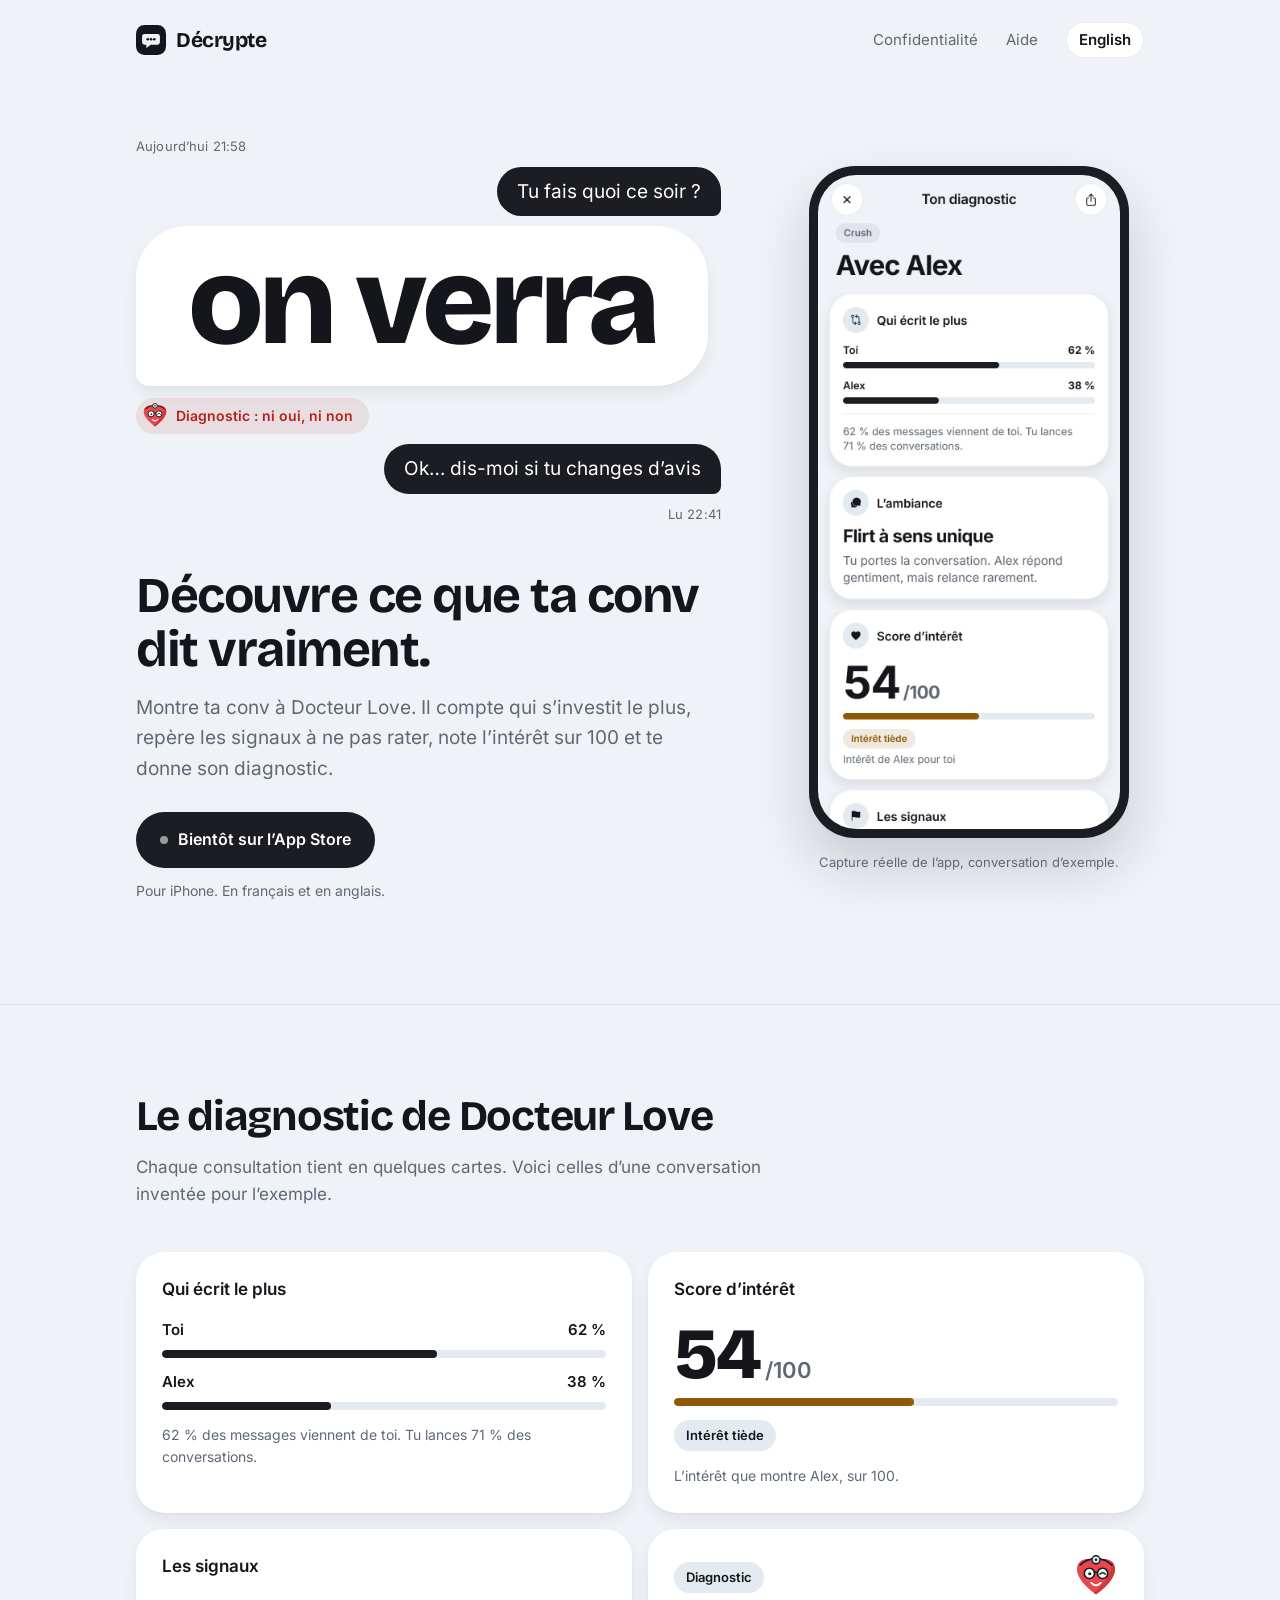
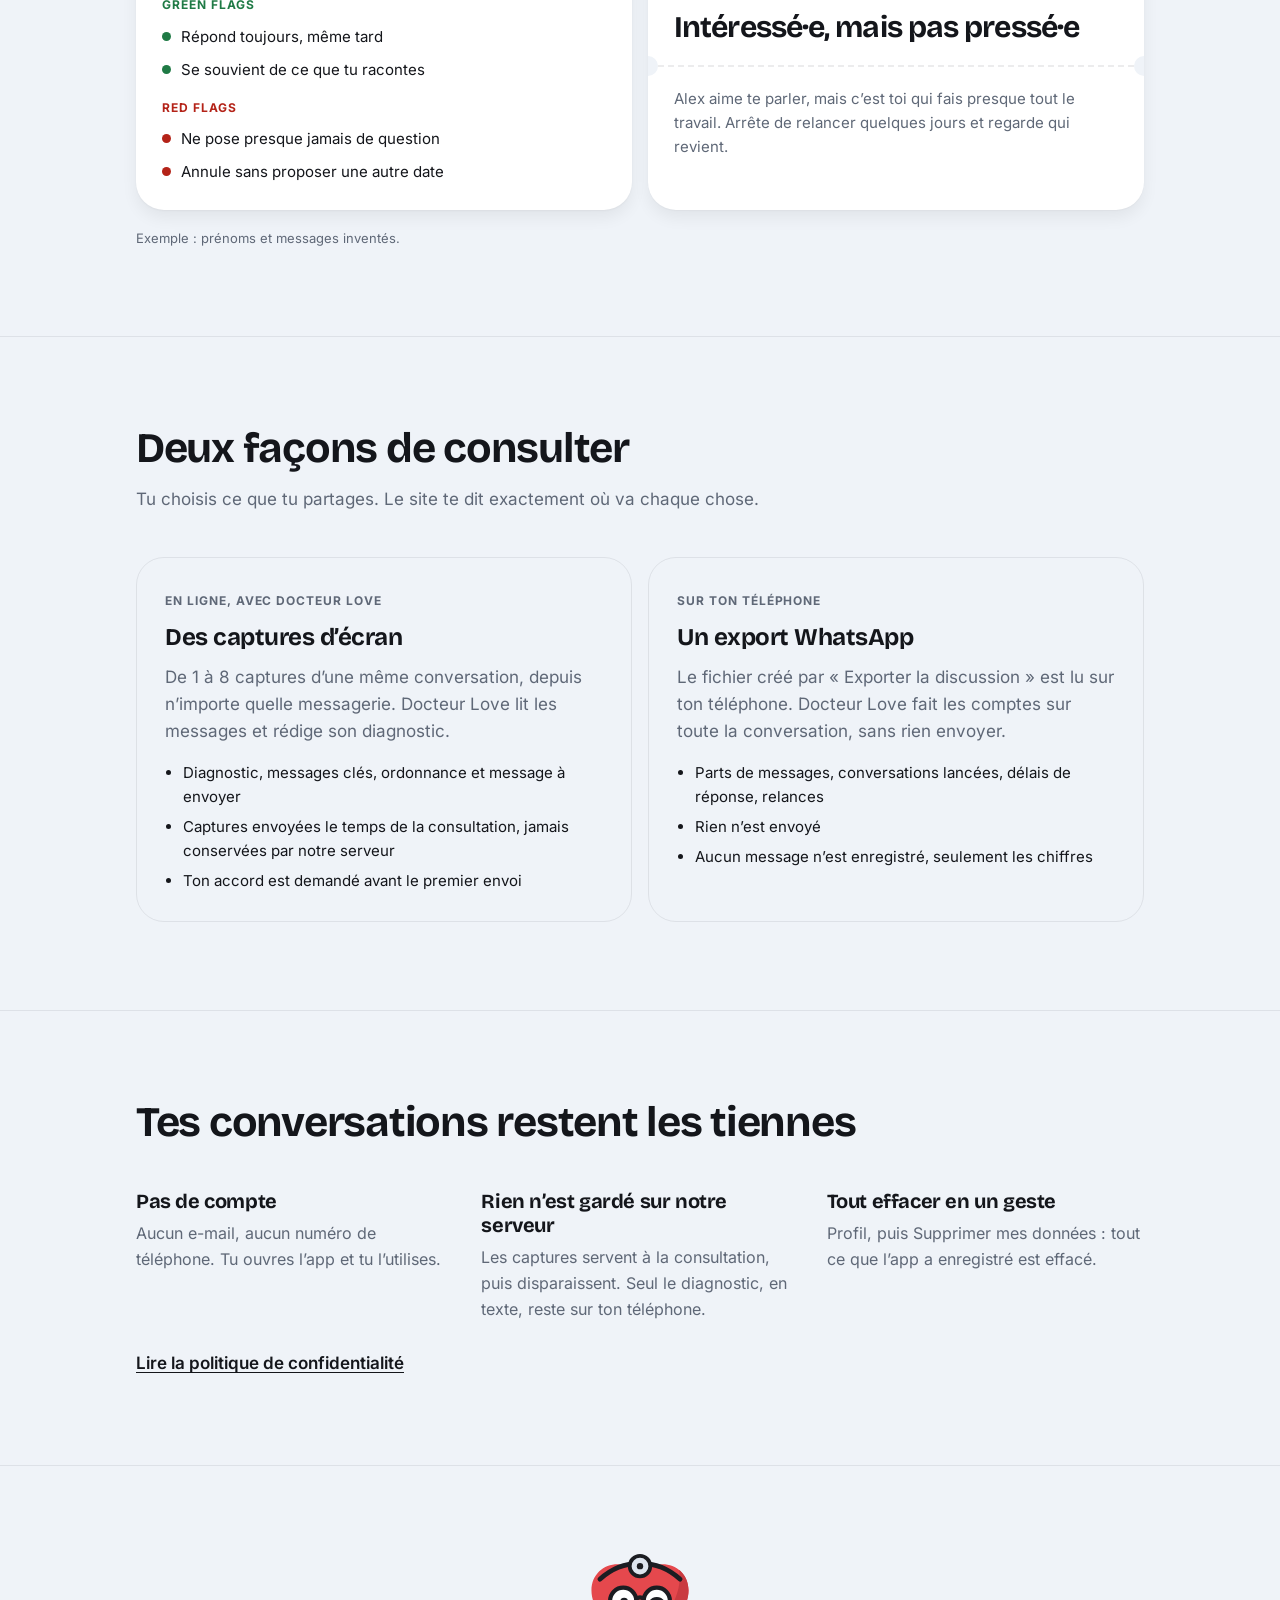
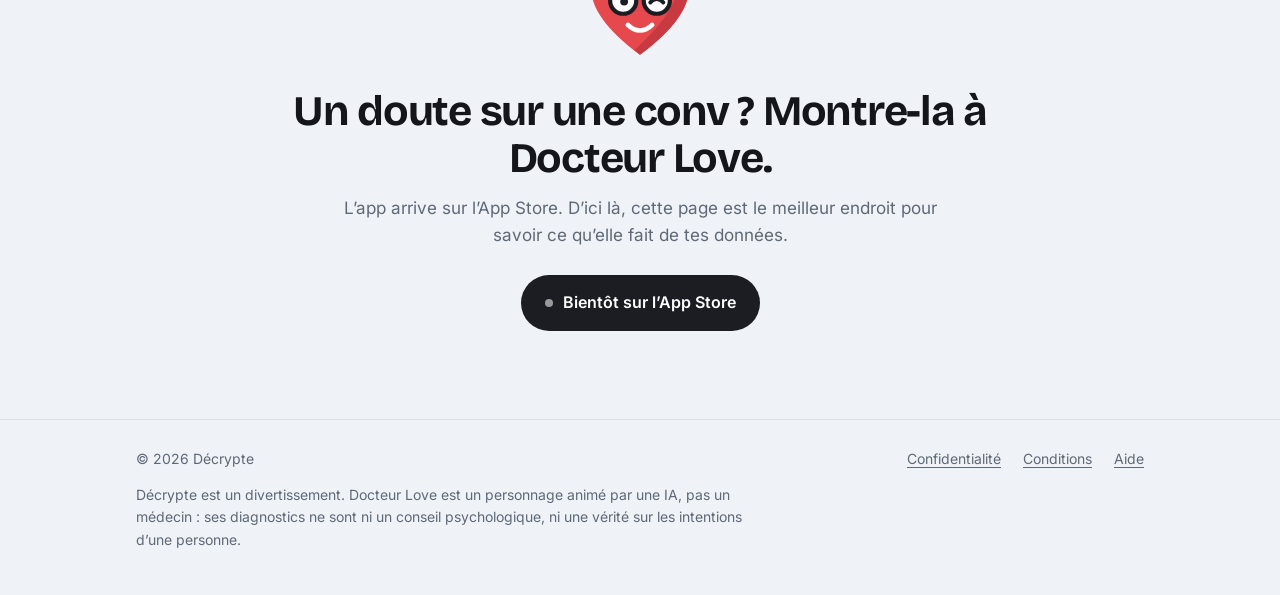
<file: index.html>
<!doctype html>
<html lang="fr">
<head>
<meta charset="utf-8">
<meta name="viewport" content="width=device-width, initial-scale=1">
<title>Décrypte · Découvre ce que ta conv dit vraiment</title>
<meta name="description" content="Montre ta conversation à Docteur Love : qui s’investit le plus, les signaux, un score d’intérêt et son diagnostic. Bientôt sur l’App Store.">
<meta name="theme-color" content="#eff3f8" media="(prefers-color-scheme: light)">
<meta name="theme-color" content="#0e1116" media="(prefers-color-scheme: dark)">
<meta property="og:title" content="Décrypte · Découvre ce que ta conv dit vraiment">
<meta property="og:description" content="Montre ta conversation à Docteur Love : qui s’investit le plus, les signaux, un score d’intérêt et son diagnostic. Bientôt sur l’App Store.">
<meta property="og:type" content="website">
<link rel="alternate" hreflang="fr" href="/">
<link rel="alternate" hreflang="en" href="/en">
<link rel="icon" href="/assets/favicon.svg" type="image/svg+xml">
<link rel="preload" href="/assets/fonts/bricolage-grotesque.woff2" as="font" type="font/woff2" crossorigin>
<link rel="stylesheet" href="/assets/site.css">
</head>
<body>
<header class="wrap top">
  <a class="brand" href="/"><svg viewBox="0 0 32 32" aria-hidden="true"><rect width="32" height="32" rx="9" fill="currentColor"/><path d="M9 9.5h14a2.5 2.5 0 0 1 2.5 2.5v6.5A2.5 2.5 0 0 1 23 21h-7.2L11 24.6V21H9a2.5 2.5 0 0 1-2.5-2.5V12A2.5 2.5 0 0 1 9 9.5Z" fill="var(--bg)"/><circle cx="12.5" cy="15.25" r="1.4" fill="currentColor"/><circle cx="16" cy="15.25" r="1.4" fill="currentColor"/><circle cx="19.5" cy="15.25" r="1.4" fill="currentColor"/></svg>Décrypte</a>
  <nav class="top-links" aria-label="Accueil">
    <a class="hide-s" href="/privacy">Confidentialité</a>
    <a class="hide-s" href="/support">Aide</a>
    <a class="lang" href="/en" lang="en">English</a>
  </nav>
</header>
<main>
<div class="wrap hero">
  <div>
    <div class="thread" aria-hidden="true">
      <p class="stamp">Aujourd’hui 21:58</p>
      <p class="bubble out">Tu fais quoi ce soir ?</p>
      <p class="bubble in loud">on verra</p>
      <p class="decoded"><img src="/assets/doctor-love.svg" width="26" height="26" alt="">Diagnostic : ni oui, ni non</p>
      <p class="bubble out">Ok… dis-moi si tu changes d’avis</p>
      <p class="stamp read">Lu 22:41</p>
    </div>
    <h1>Découvre ce que ta conv dit vraiment.</h1>
    <p class="lede">Montre ta conv à Docteur Love. Il compte qui s’investit le plus, repère les signaux à ne pas rater, note l’intérêt sur 100 et te donne son diagnostic.</p>
    <p class="soon"><i></i>Bientôt sur l’App Store</p>
    <p class="soon-note">Pour iPhone. En français et en anglais.</p>
  </div>
  <figure class="phone">
    <div class="phone-frame"><img src="/assets/app-resultat.jpg" width="750" height="1624" alt="Capture réelle de l’app, conversation d’exemple."></div>
    <figcaption>Capture réelle de l’app, conversation d’exemple.</figcaption>
  </figure>
</div>

<section class="band">
  <div class="wrap">
    <h2>Le diagnostic de Docteur Love</h2>
    <p class="intro">Chaque consultation tient en quelques cartes. Voici celles d’une conversation inventée pour l’exemple.</p>
    <div class="cards">
      <article class="card">
        <h3>Qui écrit le plus</h3>
        <div class="bar"><span>Toi</span><span>62 %</span></div><div class="track"><b style="width:62%"></b></div>
        <div class="bar"><span>Alex</span><span>38 %</span></div><div class="track"><b style="width:38%"></b></div>
        <p class="small">62 % des messages viennent de toi. Tu lances 71 % des conversations.</p>
      </article>
      <article class="card">
        <h3>Score d’intérêt</h3>
        <p class="score">54<span> /100</span></p>
        <div class="track warm"><b style="width:54%"></b></div>
        <span class="pill">Intérêt tiède</span>
        <p class="small">L’intérêt que montre Alex, sur 100.</p>
      </article>
      <article class="card">
        <h3>Les signaux</h3>
        <p class="label g">Green flags</p>
        <ul class="flags"><li class="g">Répond toujours, même tard</li><li class="g">Se souvient de ce que tu racontes</li></ul>
        <p class="label r">Red flags</p>
        <ul class="flags"><li class="r">Ne pose presque jamais de question</li><li class="r">Annule sans proposer une autre date</li></ul>
      </article>
      <article class="card ticket">
        <div class="ticket-top"><div class="ticket-head"><span class="pill" style="margin-top:0">Diagnostic</span><img src="/assets/doctor-love.svg" width="44" height="44" alt=""></div><p class="verdict">Intéressé·e, mais pas pressé·e</p></div>
        <div class="ticket-cut"></div>
        <p class="ticket-bottom">Alex aime te parler, mais c’est toi qui fais presque tout le travail. Arrête de relancer quelques jours et regarde qui revient.</p>
      </article>
    </div>
    <p class="sample">Exemple : prénoms et messages inventés.</p>
  </div>
</section>

<section class="band">
  <div class="wrap">
    <h2>Deux façons de consulter</h2>
    <p class="intro">Tu choisis ce que tu partages. Le site te dit exactement où va chaque chose.</p>
    <div class="ways"><article class="way"><span class="where">En ligne, avec Docteur Love</span><h3>Des captures d’écran</h3><p>De 1 à 8 captures d’une même conversation, depuis n’importe quelle messagerie. Docteur Love lit les messages et rédige son diagnostic.</p><ul><li>Diagnostic, messages clés, ordonnance et message à envoyer</li><li>Captures envoyées le temps de la consultation, jamais conservées par notre serveur</li><li>Ton accord est demandé avant le premier envoi</li></ul></article><article class="way"><span class="where">Sur ton téléphone</span><h3>Un export WhatsApp</h3><p>Le fichier créé par « Exporter la discussion » est lu sur ton téléphone. Docteur Love fait les comptes sur toute la conversation, sans rien envoyer.</p><ul><li>Parts de messages, conversations lancées, délais de réponse, relances</li><li>Rien n’est envoyé</li><li>Aucun message n’est enregistré, seulement les chiffres</li></ul></article></div>
  </div>
</section>

<section class="band">
  <div class="wrap">
    <h2>Tes conversations restent les tiennes</h2>
    <div class="facts"><div><h3>Pas de compte</h3><p>Aucun e-mail, aucun numéro de téléphone. Tu ouvres l’app et tu l’utilises.</p></div><div><h3>Rien n’est gardé sur notre serveur</h3><p>Les captures servent à la consultation, puis disparaissent. Seul le diagnostic, en texte, reste sur ton téléphone.</p></div><div><h3>Tout effacer en un geste</h3><p>Profil, puis Supprimer mes données : tout ce que l’app a enregistré est effacé.</p></div></div>
    <a class="more" href="/privacy">Lire la politique de confidentialité</a>
  </div>
</section>

<section class="band closing">
  <div class="wrap">
    <img class="closing-doc" src="/assets/doctor-love.svg" width="112" height="112" alt="Docteur Love">
    <h2>Un doute sur une conv ? Montre-la à Docteur Love.</h2>
    <p class="intro">L’app arrive sur l’App Store. D’ici là, cette page est le meilleur endroit pour savoir ce qu’elle fait de tes données.</p>
    <p class="soon"><i></i>Bientôt sur l’App Store</p>
  </div>
</section>
</main>
<footer class="foot">
  <div class="wrap">
    <div class="foot-row">
      <span>© 2026 Décrypte</span>
      <nav aria-label="Décrypte">
        <a href="/privacy">Confidentialité</a>
        <a href="/terms">Conditions</a>
        <a href="/support">Aide</a>
      </nav>
    </div>
    <p class="fine">Décrypte est un divertissement. Docteur Love est un personnage animé par une IA, pas un médecin : ses diagnostics ne sont ni un conseil psychologique, ni une vérité sur les intentions d’une personne.</p>
  </div>
</footer>
</body>
</html>
</file>
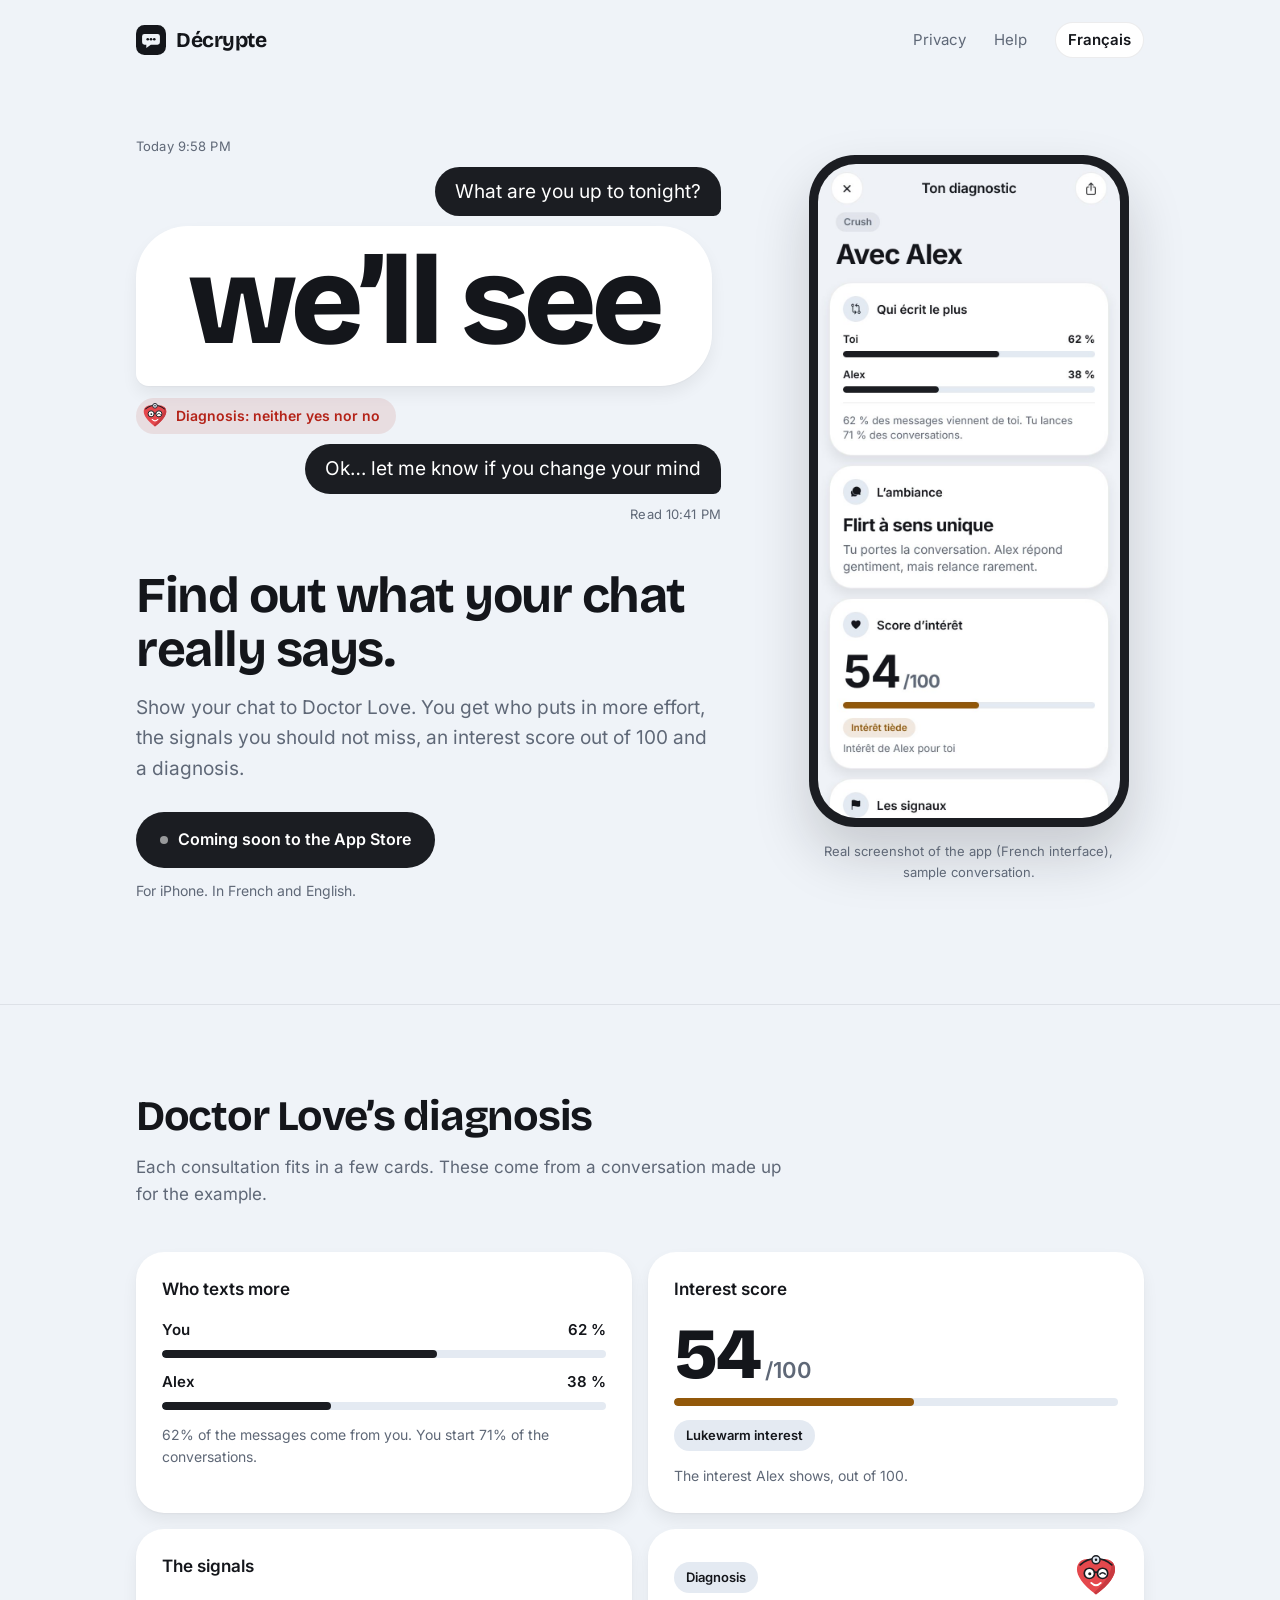
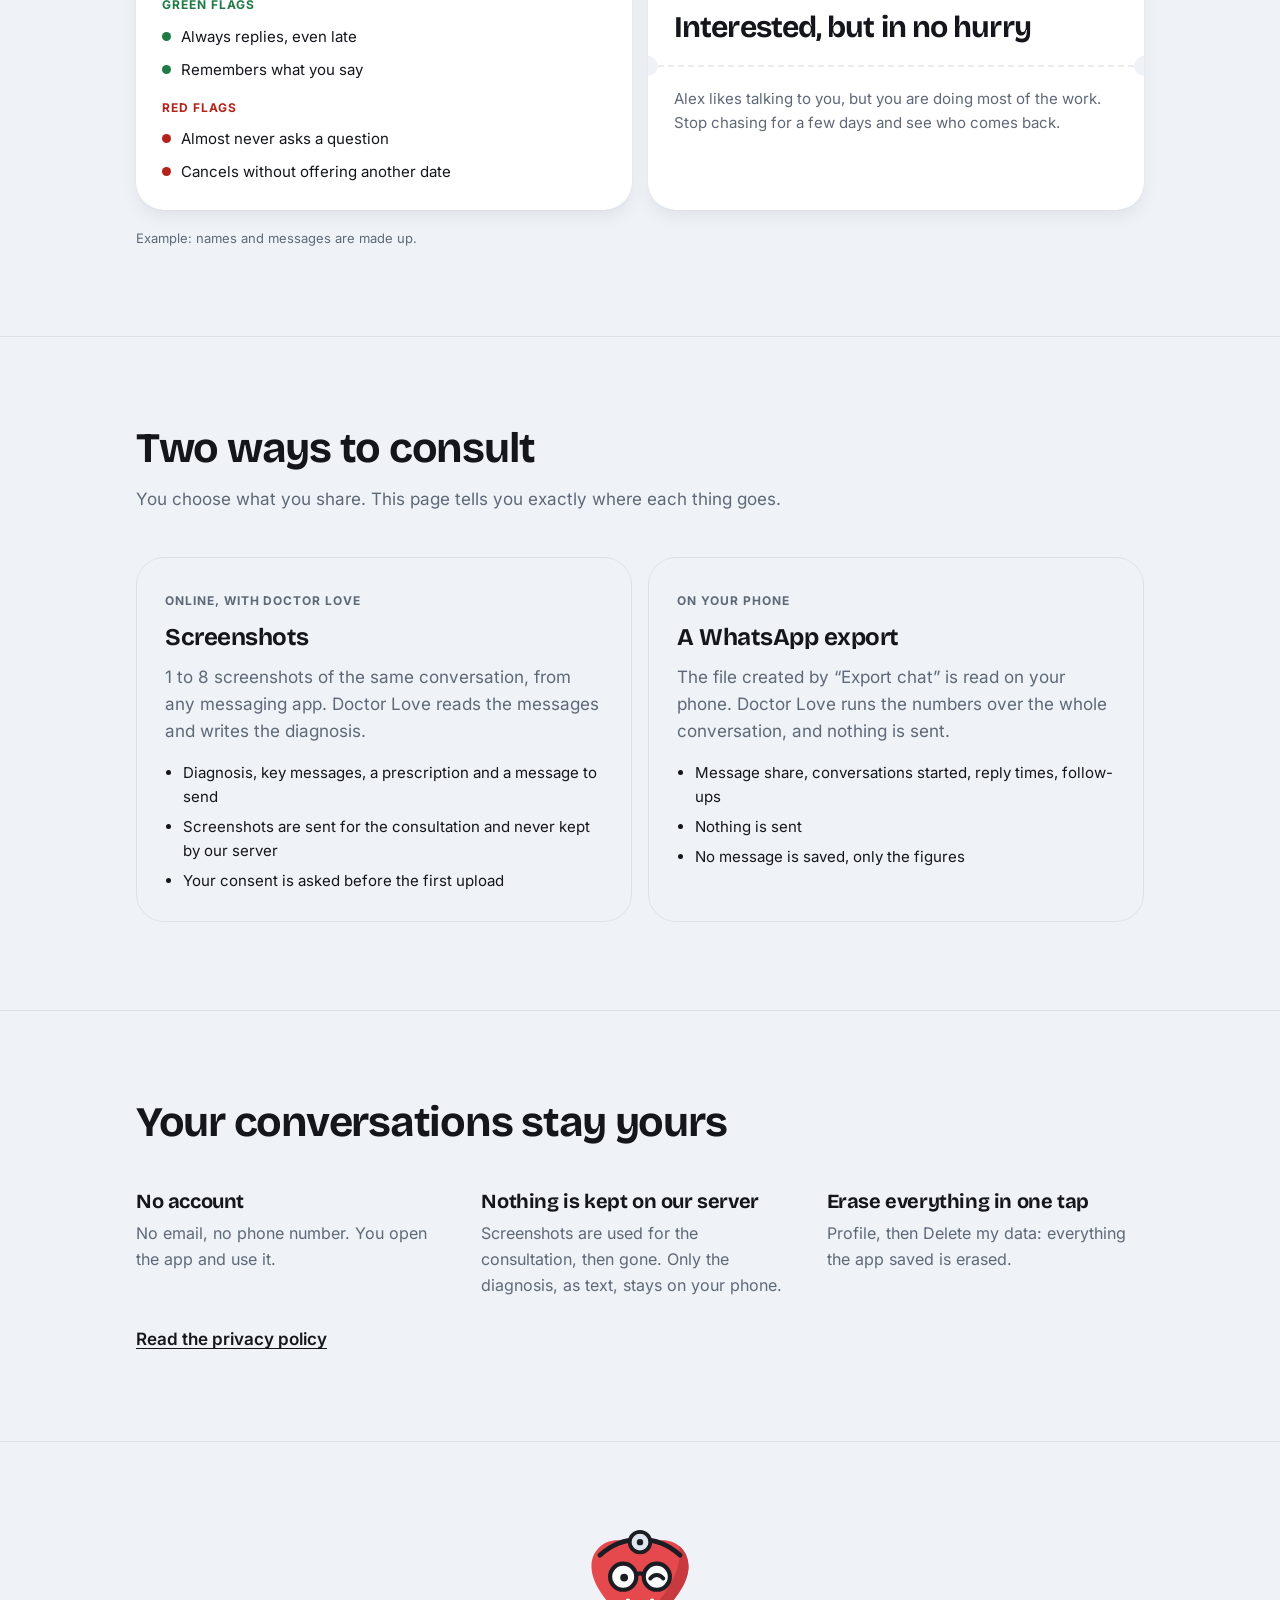
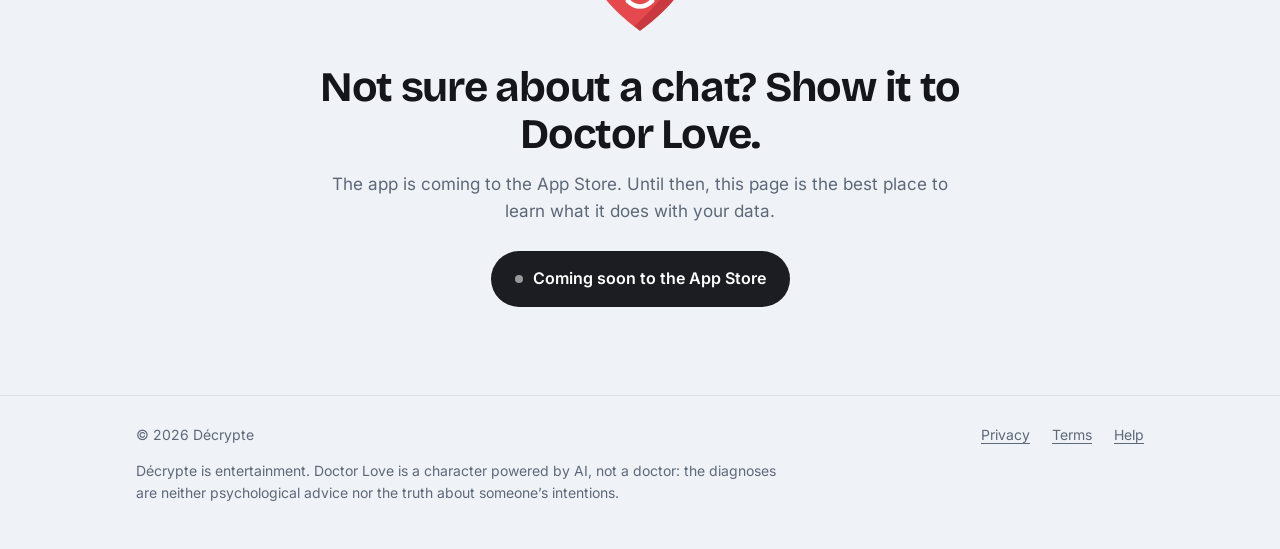
<file: en/index.html>
<!doctype html>
<html lang="en">
<head>
<meta charset="utf-8">
<meta name="viewport" content="width=device-width, initial-scale=1">
<title>Décrypte · Find out what your chat really says</title>
<meta name="description" content="Show your chat to Doctor Love: who puts in more effort, the signals, an interest score and a diagnosis. Coming soon to the App Store.">
<meta name="theme-color" content="#eff3f8" media="(prefers-color-scheme: light)">
<meta name="theme-color" content="#0e1116" media="(prefers-color-scheme: dark)">
<meta property="og:title" content="Décrypte · Find out what your chat really says">
<meta property="og:description" content="Show your chat to Doctor Love: who puts in more effort, the signals, an interest score and a diagnosis. Coming soon to the App Store.">
<meta property="og:type" content="website">
<link rel="alternate" hreflang="fr" href="/">
<link rel="alternate" hreflang="en" href="/en">
<link rel="icon" href="/assets/favicon.svg" type="image/svg+xml">
<link rel="preload" href="/assets/fonts/bricolage-grotesque.woff2" as="font" type="font/woff2" crossorigin>
<link rel="stylesheet" href="/assets/site.css">
</head>
<body>
<header class="wrap top">
  <a class="brand" href="/en"><svg viewBox="0 0 32 32" aria-hidden="true"><rect width="32" height="32" rx="9" fill="currentColor"/><path d="M9 9.5h14a2.5 2.5 0 0 1 2.5 2.5v6.5A2.5 2.5 0 0 1 23 21h-7.2L11 24.6V21H9a2.5 2.5 0 0 1-2.5-2.5V12A2.5 2.5 0 0 1 9 9.5Z" fill="var(--bg)"/><circle cx="12.5" cy="15.25" r="1.4" fill="currentColor"/><circle cx="16" cy="15.25" r="1.4" fill="currentColor"/><circle cx="19.5" cy="15.25" r="1.4" fill="currentColor"/></svg>Décrypte</a>
  <nav class="top-links" aria-label="Home">
    <a class="hide-s" href="/en/privacy">Privacy</a>
    <a class="hide-s" href="/en/support">Help</a>
    <a class="lang" href="/" lang="fr">Français</a>
  </nav>
</header>
<main>
<div class="wrap hero">
  <div>
    <div class="thread" aria-hidden="true">
      <p class="stamp">Today 9:58 PM</p>
      <p class="bubble out">What are you up to tonight?</p>
      <p class="bubble in loud">we’ll see</p>
      <p class="decoded"><img src="/assets/doctor-love.svg" width="26" height="26" alt="">Diagnosis: neither yes nor no</p>
      <p class="bubble out">Ok… let me know if you change your mind</p>
      <p class="stamp read">Read 10:41 PM</p>
    </div>
    <h1>Find out what your chat really says.</h1>
    <p class="lede">Show your chat to Doctor Love. You get who puts in more effort, the signals you should not miss, an interest score out of 100 and a diagnosis.</p>
    <p class="soon"><i></i>Coming soon to the App Store</p>
    <p class="soon-note">For iPhone. In French and English.</p>
  </div>
  <figure class="phone">
    <div class="phone-frame"><img src="/assets/app-resultat.jpg" width="750" height="1624" alt="Real screenshot of the app (French interface), sample conversation."></div>
    <figcaption>Real screenshot of the app (French interface), sample conversation.</figcaption>
  </figure>
</div>

<section class="band">
  <div class="wrap">
    <h2>Doctor Love’s diagnosis</h2>
    <p class="intro">Each consultation fits in a few cards. These come from a conversation made up for the example.</p>
    <div class="cards">
      <article class="card">
        <h3>Who texts more</h3>
        <div class="bar"><span>You</span><span>62 %</span></div><div class="track"><b style="width:62%"></b></div>
        <div class="bar"><span>Alex</span><span>38 %</span></div><div class="track"><b style="width:38%"></b></div>
        <p class="small">62% of the messages come from you. You start 71% of the conversations.</p>
      </article>
      <article class="card">
        <h3>Interest score</h3>
        <p class="score">54<span> /100</span></p>
        <div class="track warm"><b style="width:54%"></b></div>
        <span class="pill">Lukewarm interest</span>
        <p class="small">The interest Alex shows, out of 100.</p>
      </article>
      <article class="card">
        <h3>The signals</h3>
        <p class="label g">Green flags</p>
        <ul class="flags"><li class="g">Always replies, even late</li><li class="g">Remembers what you say</li></ul>
        <p class="label r">Red flags</p>
        <ul class="flags"><li class="r">Almost never asks a question</li><li class="r">Cancels without offering another date</li></ul>
      </article>
      <article class="card ticket">
        <div class="ticket-top"><div class="ticket-head"><span class="pill" style="margin-top:0">Diagnosis</span><img src="/assets/doctor-love.svg" width="44" height="44" alt=""></div><p class="verdict">Interested, but in no hurry</p></div>
        <div class="ticket-cut"></div>
        <p class="ticket-bottom">Alex likes talking to you, but you are doing most of the work. Stop chasing for a few days and see who comes back.</p>
      </article>
    </div>
    <p class="sample">Example: names and messages are made up.</p>
  </div>
</section>

<section class="band">
  <div class="wrap">
    <h2>Two ways to consult</h2>
    <p class="intro">You choose what you share. This page tells you exactly where each thing goes.</p>
    <div class="ways"><article class="way"><span class="where">Online, with Doctor Love</span><h3>Screenshots</h3><p>1 to 8 screenshots of the same conversation, from any messaging app. Doctor Love reads the messages and writes the diagnosis.</p><ul><li>Diagnosis, key messages, a prescription and a message to send</li><li>Screenshots are sent for the consultation and never kept by our server</li><li>Your consent is asked before the first upload</li></ul></article><article class="way"><span class="where">On your phone</span><h3>A WhatsApp export</h3><p>The file created by “Export chat” is read on your phone. Doctor Love runs the numbers over the whole conversation, and nothing is sent.</p><ul><li>Message share, conversations started, reply times, follow-ups</li><li>Nothing is sent</li><li>No message is saved, only the figures</li></ul></article></div>
  </div>
</section>

<section class="band">
  <div class="wrap">
    <h2>Your conversations stay yours</h2>
    <div class="facts"><div><h3>No account</h3><p>No email, no phone number. You open the app and use it.</p></div><div><h3>Nothing is kept on our server</h3><p>Screenshots are used for the consultation, then gone. Only the diagnosis, as text, stays on your phone.</p></div><div><h3>Erase everything in one tap</h3><p>Profile, then Delete my data: everything the app saved is erased.</p></div></div>
    <a class="more" href="/en/privacy">Read the privacy policy</a>
  </div>
</section>

<section class="band closing">
  <div class="wrap">
    <img class="closing-doc" src="/assets/doctor-love.svg" width="112" height="112" alt="Doctor Love">
    <h2>Not sure about a chat? Show it to Doctor Love.</h2>
    <p class="intro">The app is coming to the App Store. Until then, this page is the best place to learn what it does with your data.</p>
    <p class="soon"><i></i>Coming soon to the App Store</p>
  </div>
</section>
</main>
<footer class="foot">
  <div class="wrap">
    <div class="foot-row">
      <span>© 2026 Décrypte</span>
      <nav aria-label="Décrypte">
        <a href="/en/privacy">Privacy</a>
        <a href="/en/terms">Terms</a>
        <a href="/en/support">Help</a>
      </nav>
    </div>
    <p class="fine">Décrypte is entertainment. Doctor Love is a character powered by AI, not a doctor: the diagnoses are neither psychological advice nor the truth about someone’s intentions.</p>
  </div>
</footer>
</body>
</html>
</file>
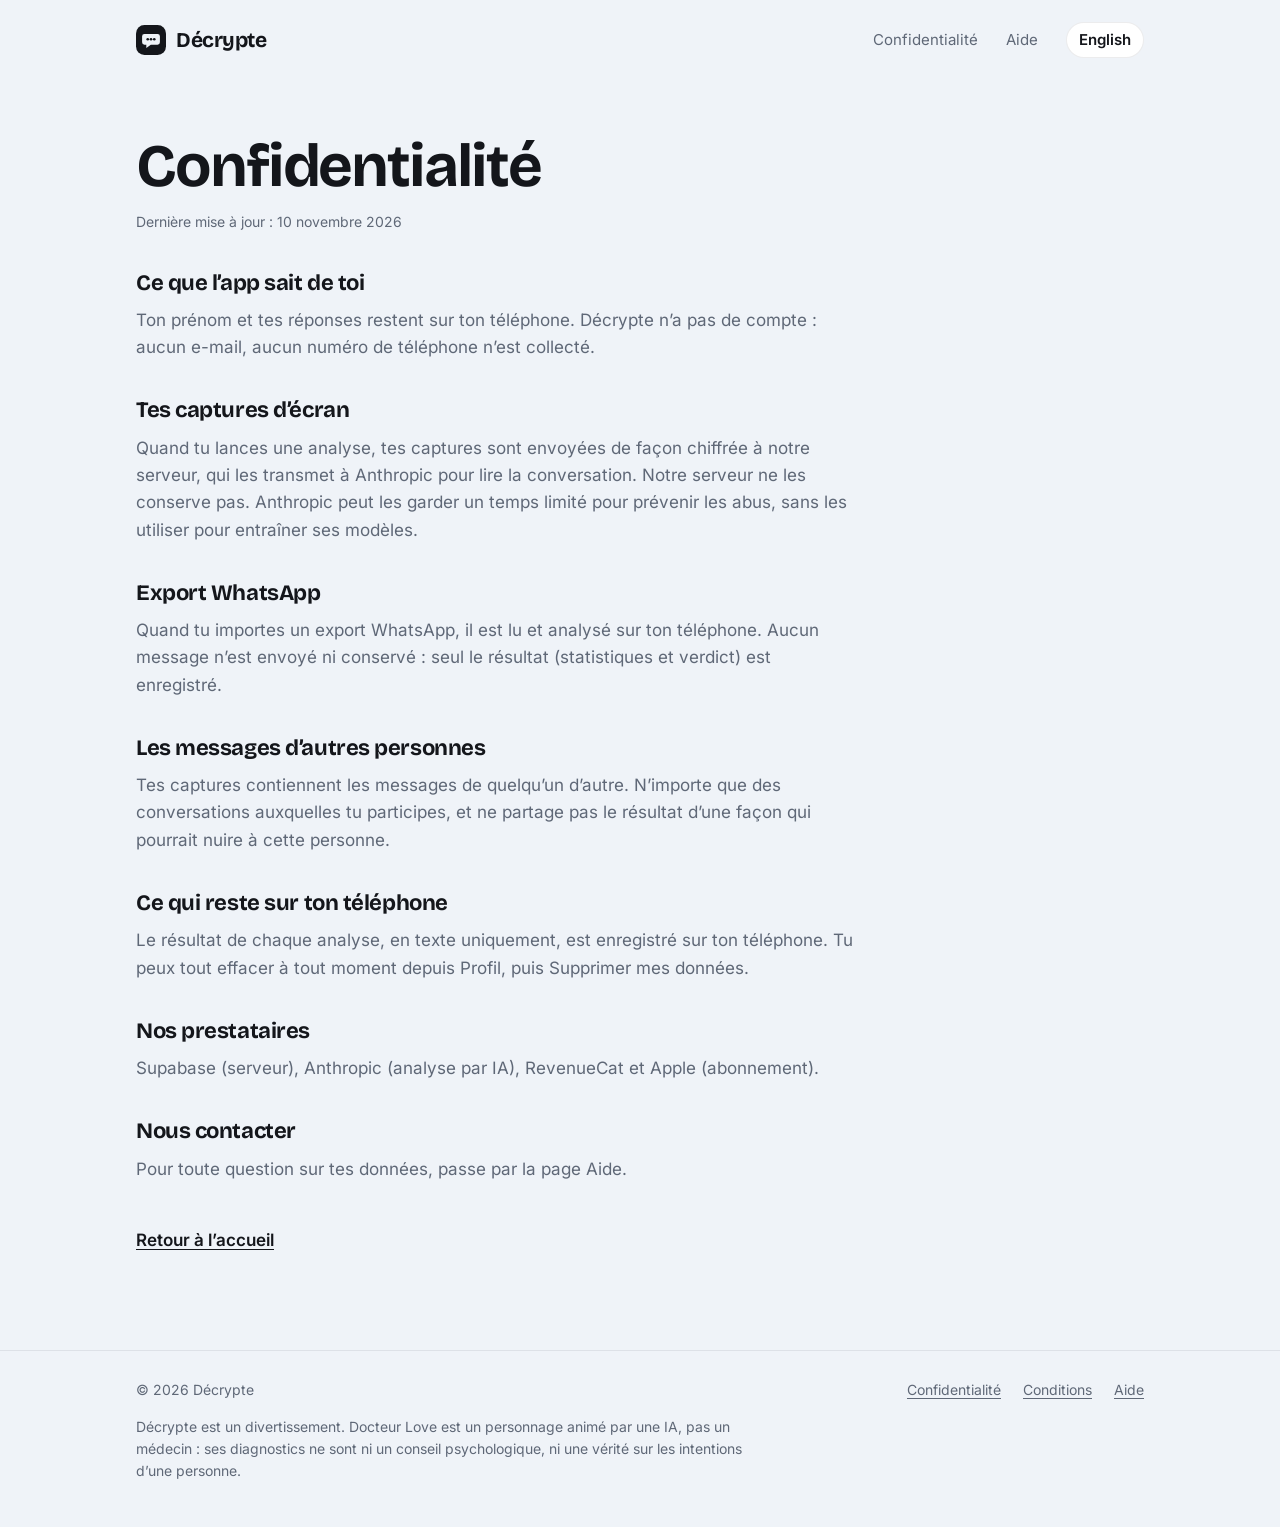
<file: privacy/index.html>
<!doctype html>
<html lang="fr">
<head>
<meta charset="utf-8">
<meta name="viewport" content="width=device-width, initial-scale=1">
<title>Confidentialité · Décrypte</title>
<meta name="description" content="Confidentialité · Décrypte">
<meta name="theme-color" content="#eff3f8" media="(prefers-color-scheme: light)">
<meta name="theme-color" content="#0e1116" media="(prefers-color-scheme: dark)">
<meta property="og:title" content="Confidentialité · Décrypte">
<meta property="og:description" content="Confidentialité · Décrypte">
<meta property="og:type" content="website">
<link rel="alternate" hreflang="fr" href="/privacy">
<link rel="alternate" hreflang="en" href="/en/privacy">
<link rel="icon" href="/assets/favicon.svg" type="image/svg+xml">
<link rel="preload" href="/assets/fonts/bricolage-grotesque.woff2" as="font" type="font/woff2" crossorigin>
<link rel="stylesheet" href="/assets/site.css">
</head>
<body>
<header class="wrap top">
  <a class="brand" href="/"><svg viewBox="0 0 32 32" aria-hidden="true"><rect width="32" height="32" rx="9" fill="currentColor"/><path d="M9 9.5h14a2.5 2.5 0 0 1 2.5 2.5v6.5A2.5 2.5 0 0 1 23 21h-7.2L11 24.6V21H9a2.5 2.5 0 0 1-2.5-2.5V12A2.5 2.5 0 0 1 9 9.5Z" fill="var(--bg)"/><circle cx="12.5" cy="15.25" r="1.4" fill="currentColor"/><circle cx="16" cy="15.25" r="1.4" fill="currentColor"/><circle cx="19.5" cy="15.25" r="1.4" fill="currentColor"/></svg>Décrypte</a>
  <nav class="top-links" aria-label="Accueil">
    <a class="hide-s" href="/privacy">Confidentialité</a>
    <a class="hide-s" href="/support">Aide</a>
    <a class="lang" href="/en/privacy" lang="en">English</a>
  </nav>
</header>
<main class="wrap">
<article class="doc">
  <h1>Confidentialité</h1>
  <p class="updated">Dernière mise à jour : 10 novembre 2026</p>
  
  <section><h2>Ce que l’app sait de toi</h2><p>Ton prénom et tes réponses restent sur ton téléphone. Décrypte n’a pas de compte : aucun e-mail, aucun numéro de téléphone n’est collecté.</p></section>
  <section><h2>Tes captures d’écran</h2><p>Quand tu lances une analyse, tes captures sont envoyées de façon chiffrée à notre serveur, qui les transmet à Anthropic pour lire la conversation. Notre serveur ne les conserve pas. Anthropic peut les garder un temps limité pour prévenir les abus, sans les utiliser pour entraîner ses modèles.</p></section>
  <section><h2>Export WhatsApp</h2><p>Quand tu importes un export WhatsApp, il est lu et analysé sur ton téléphone. Aucun message n’est envoyé ni conservé : seul le résultat (statistiques et verdict) est enregistré.</p></section>
  <section><h2>Les messages d’autres personnes</h2><p>Tes captures contiennent les messages de quelqu’un d’autre. N’importe que des conversations auxquelles tu participes, et ne partage pas le résultat d’une façon qui pourrait nuire à cette personne.</p></section>
  <section><h2>Ce qui reste sur ton téléphone</h2><p>Le résultat de chaque analyse, en texte uniquement, est enregistré sur ton téléphone. Tu peux tout effacer à tout moment depuis Profil, puis Supprimer mes données.</p></section>
  <section><h2>Nos prestataires</h2><p>Supabase (serveur), Anthropic (analyse par IA), RevenueCat et Apple (abonnement).</p></section>
  <section><h2>Nous contacter</h2><p>Pour toute question sur tes données, passe par la page Aide.</p></section>
  <a class="back" href="/">Retour à l’accueil</a>
</article>
</main>
<footer class="foot">
  <div class="wrap">
    <div class="foot-row">
      <span>© 2026 Décrypte</span>
      <nav aria-label="Décrypte">
        <a href="/privacy">Confidentialité</a>
        <a href="/terms">Conditions</a>
        <a href="/support">Aide</a>
      </nav>
    </div>
    <p class="fine">Décrypte est un divertissement. Docteur Love est un personnage animé par une IA, pas un médecin : ses diagnostics ne sont ni un conseil psychologique, ni une vérité sur les intentions d’une personne.</p>
  </div>
</footer>
</body>
</html>
</file>
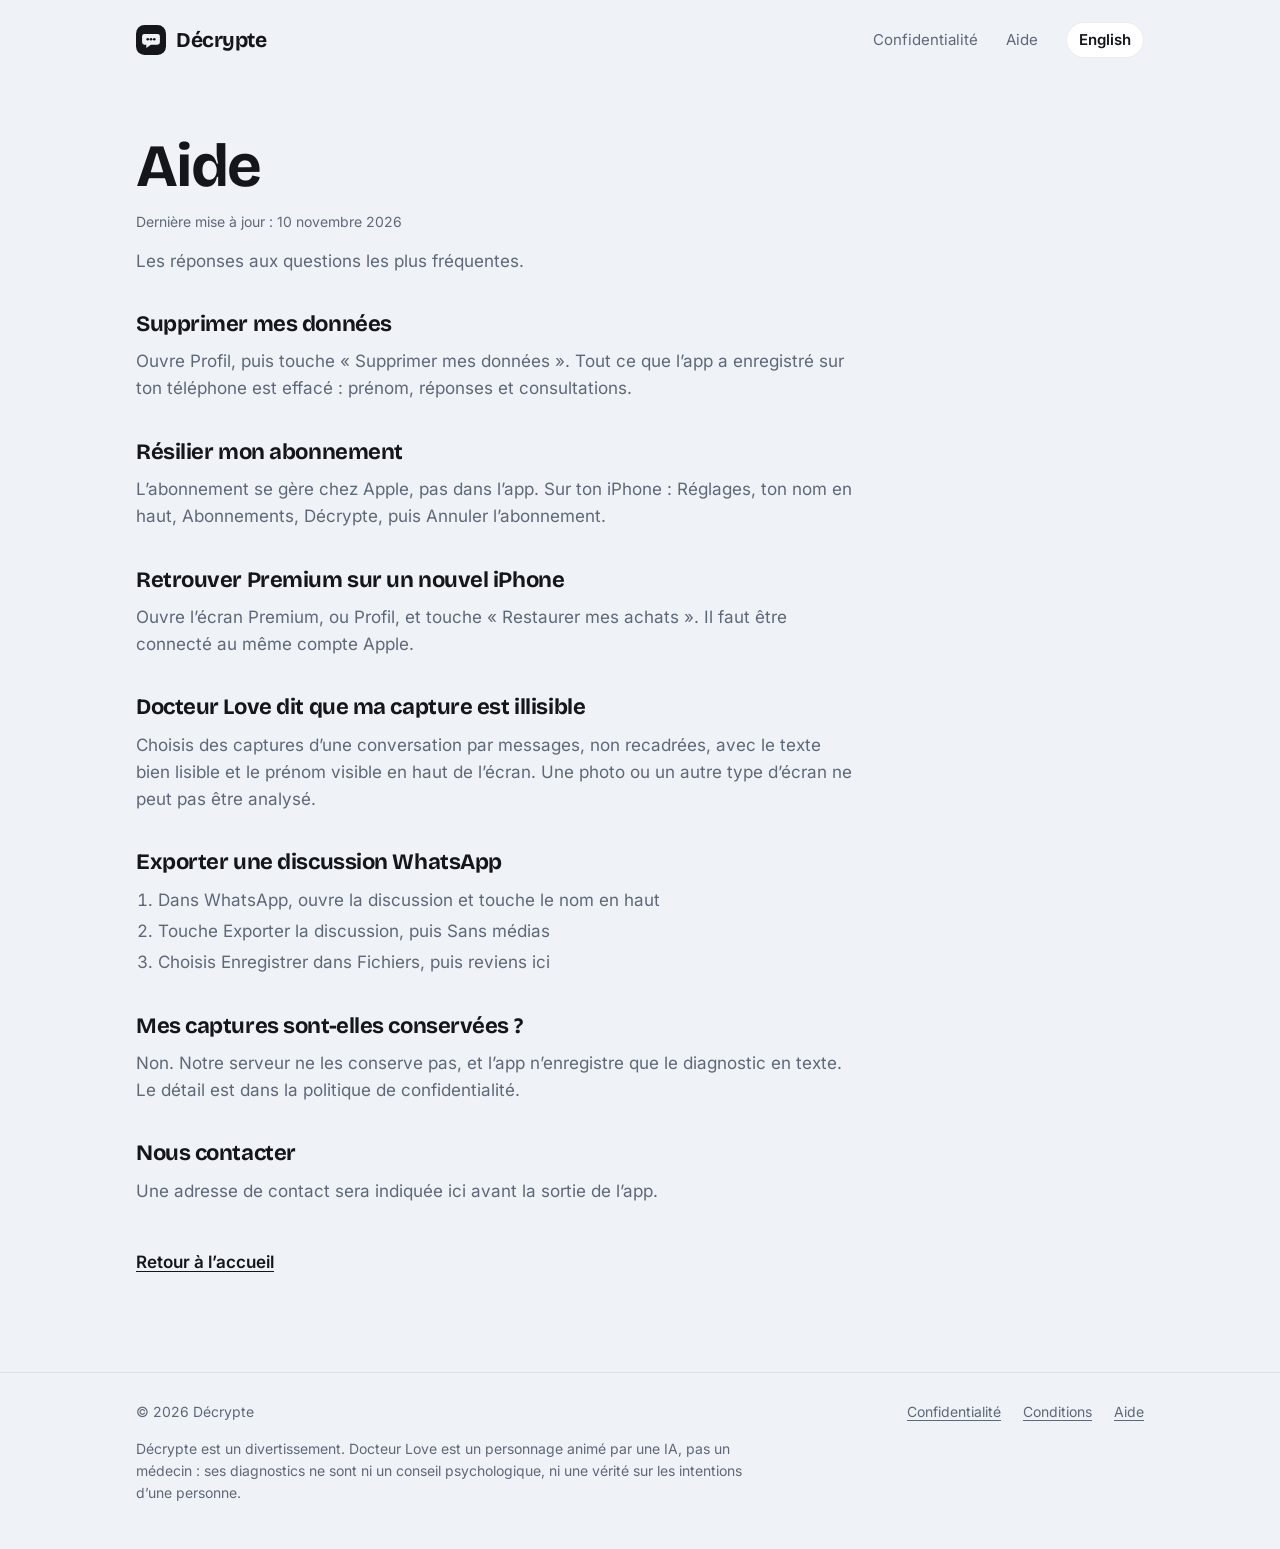
<file: support/index.html>
<!doctype html>
<html lang="fr">
<head>
<meta charset="utf-8">
<meta name="viewport" content="width=device-width, initial-scale=1">
<title>Aide · Décrypte</title>
<meta name="description" content="Aide · Décrypte">
<meta name="theme-color" content="#eff3f8" media="(prefers-color-scheme: light)">
<meta name="theme-color" content="#0e1116" media="(prefers-color-scheme: dark)">
<meta property="og:title" content="Aide · Décrypte">
<meta property="og:description" content="Aide · Décrypte">
<meta property="og:type" content="website">
<link rel="alternate" hreflang="fr" href="/support">
<link rel="alternate" hreflang="en" href="/en/support">
<link rel="icon" href="/assets/favicon.svg" type="image/svg+xml">
<link rel="preload" href="/assets/fonts/bricolage-grotesque.woff2" as="font" type="font/woff2" crossorigin>
<link rel="stylesheet" href="/assets/site.css">
</head>
<body>
<header class="wrap top">
  <a class="brand" href="/"><svg viewBox="0 0 32 32" aria-hidden="true"><rect width="32" height="32" rx="9" fill="currentColor"/><path d="M9 9.5h14a2.5 2.5 0 0 1 2.5 2.5v6.5A2.5 2.5 0 0 1 23 21h-7.2L11 24.6V21H9a2.5 2.5 0 0 1-2.5-2.5V12A2.5 2.5 0 0 1 9 9.5Z" fill="var(--bg)"/><circle cx="12.5" cy="15.25" r="1.4" fill="currentColor"/><circle cx="16" cy="15.25" r="1.4" fill="currentColor"/><circle cx="19.5" cy="15.25" r="1.4" fill="currentColor"/></svg>Décrypte</a>
  <nav class="top-links" aria-label="Accueil">
    <a class="hide-s" href="/privacy">Confidentialité</a>
    <a class="hide-s" href="/support">Aide</a>
    <a class="lang" href="/en/support" lang="en">English</a>
  </nav>
</header>
<main class="wrap">
<article class="doc">
  <h1>Aide</h1>
  <p class="updated">Dernière mise à jour : 10 novembre 2026</p>
  <p class="updated" style="font-size:17px">Les réponses aux questions les plus fréquentes.</p>
  <section><h2>Supprimer mes données</h2><p>Ouvre Profil, puis touche « Supprimer mes données ». Tout ce que l’app a enregistré sur ton téléphone est effacé : prénom, réponses et consultations.</p></section>
  <section><h2>Résilier mon abonnement</h2><p>L’abonnement se gère chez Apple, pas dans l’app. Sur ton iPhone : Réglages, ton nom en haut, Abonnements, Décrypte, puis Annuler l’abonnement.</p></section>
  <section><h2>Retrouver Premium sur un nouvel iPhone</h2><p>Ouvre l’écran Premium, ou Profil, et touche « Restaurer mes achats ». Il faut être connecté au même compte Apple.</p></section>
  <section><h2>Docteur Love dit que ma capture est illisible</h2><p>Choisis des captures d’une conversation par messages, non recadrées, avec le texte bien lisible et le prénom visible en haut de l’écran. Une photo ou un autre type d’écran ne peut pas être analysé.</p></section>
  <section><h2>Exporter une discussion WhatsApp</h2><ol><li>Dans WhatsApp, ouvre la discussion et touche le nom en haut</li><li>Touche Exporter la discussion, puis Sans médias</li><li>Choisis Enregistrer dans Fichiers, puis reviens ici</li></ol></section>
  <section><h2>Mes captures sont-elles conservées ?</h2><p>Non. Notre serveur ne les conserve pas, et l’app n’enregistre que le diagnostic en texte. Le détail est dans la politique de confidentialité.</p></section>
  <section><h2>Nous contacter</h2><p>Une adresse de contact sera indiquée ici avant la sortie de l’app.</p></section>
  <a class="back" href="/">Retour à l’accueil</a>
</article>
</main>
<footer class="foot">
  <div class="wrap">
    <div class="foot-row">
      <span>© 2026 Décrypte</span>
      <nav aria-label="Décrypte">
        <a href="/privacy">Confidentialité</a>
        <a href="/terms">Conditions</a>
        <a href="/support">Aide</a>
      </nav>
    </div>
    <p class="fine">Décrypte est un divertissement. Docteur Love est un personnage animé par une IA, pas un médecin : ses diagnostics ne sont ni un conseil psychologique, ni une vérité sur les intentions d’une personne.</p>
  </div>
</footer>
</body>
</html>
</file>
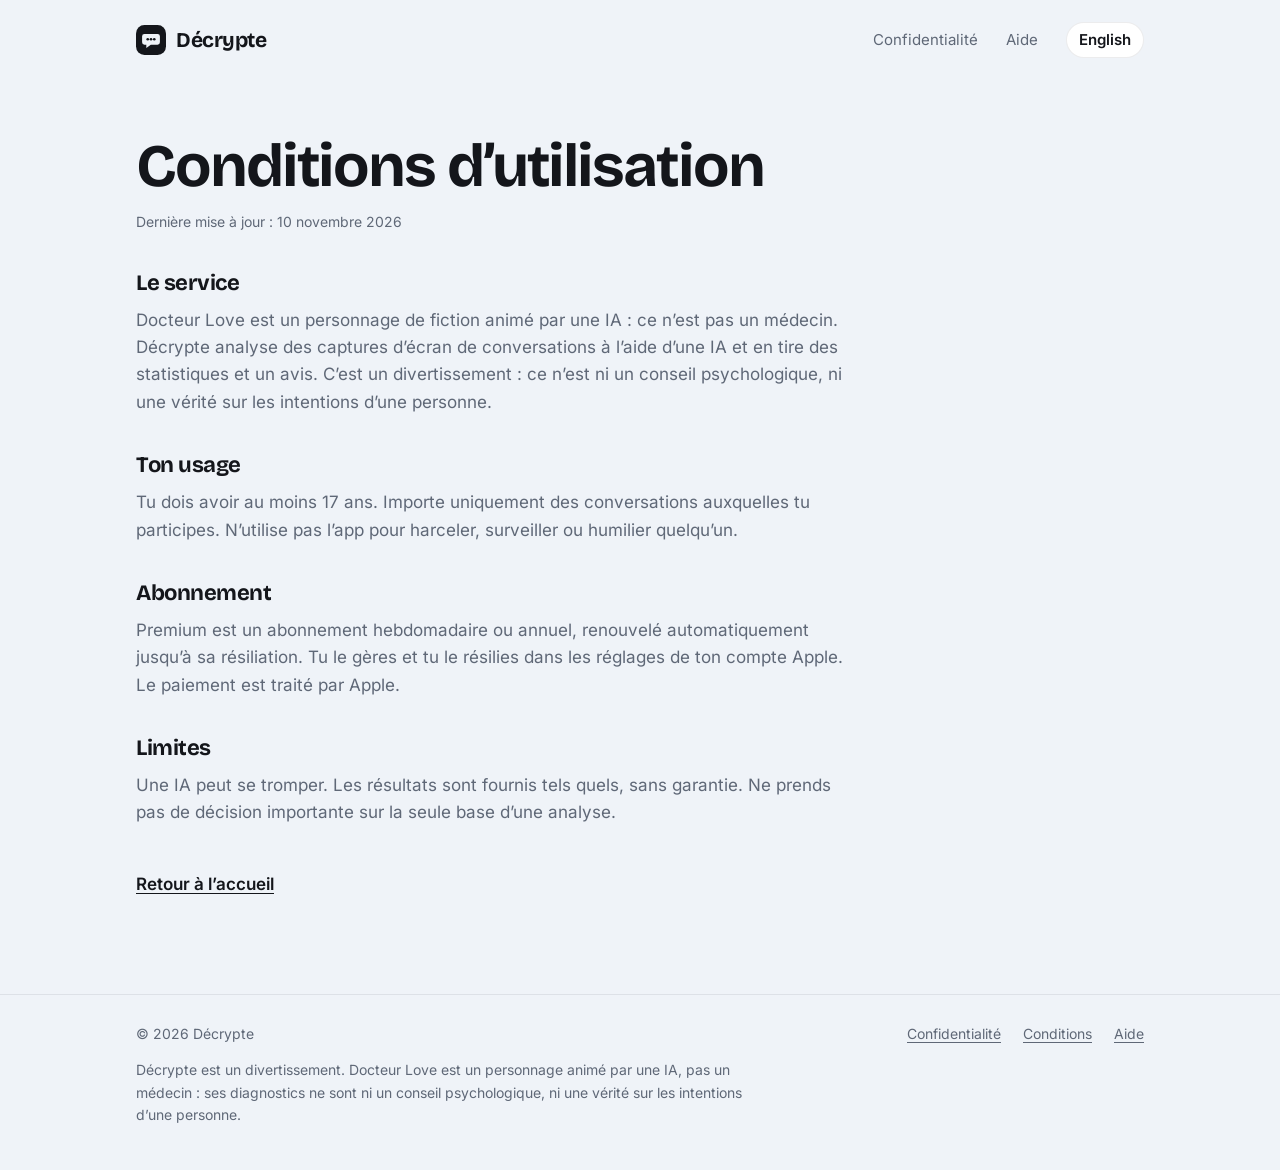
<file: terms/index.html>
<!doctype html>
<html lang="fr">
<head>
<meta charset="utf-8">
<meta name="viewport" content="width=device-width, initial-scale=1">
<title>Conditions d’utilisation · Décrypte</title>
<meta name="description" content="Conditions d’utilisation · Décrypte">
<meta name="theme-color" content="#eff3f8" media="(prefers-color-scheme: light)">
<meta name="theme-color" content="#0e1116" media="(prefers-color-scheme: dark)">
<meta property="og:title" content="Conditions d’utilisation · Décrypte">
<meta property="og:description" content="Conditions d’utilisation · Décrypte">
<meta property="og:type" content="website">
<link rel="alternate" hreflang="fr" href="/terms">
<link rel="alternate" hreflang="en" href="/en/terms">
<link rel="icon" href="/assets/favicon.svg" type="image/svg+xml">
<link rel="preload" href="/assets/fonts/bricolage-grotesque.woff2" as="font" type="font/woff2" crossorigin>
<link rel="stylesheet" href="/assets/site.css">
</head>
<body>
<header class="wrap top">
  <a class="brand" href="/"><svg viewBox="0 0 32 32" aria-hidden="true"><rect width="32" height="32" rx="9" fill="currentColor"/><path d="M9 9.5h14a2.5 2.5 0 0 1 2.5 2.5v6.5A2.5 2.5 0 0 1 23 21h-7.2L11 24.6V21H9a2.5 2.5 0 0 1-2.5-2.5V12A2.5 2.5 0 0 1 9 9.5Z" fill="var(--bg)"/><circle cx="12.5" cy="15.25" r="1.4" fill="currentColor"/><circle cx="16" cy="15.25" r="1.4" fill="currentColor"/><circle cx="19.5" cy="15.25" r="1.4" fill="currentColor"/></svg>Décrypte</a>
  <nav class="top-links" aria-label="Accueil">
    <a class="hide-s" href="/privacy">Confidentialité</a>
    <a class="hide-s" href="/support">Aide</a>
    <a class="lang" href="/en/terms" lang="en">English</a>
  </nav>
</header>
<main class="wrap">
<article class="doc">
  <h1>Conditions d’utilisation</h1>
  <p class="updated">Dernière mise à jour : 10 novembre 2026</p>
  
  <section><h2>Le service</h2><p>Docteur Love est un personnage de fiction animé par une IA : ce n’est pas un médecin. Décrypte analyse des captures d’écran de conversations à l’aide d’une IA et en tire des statistiques et un avis. C’est un divertissement : ce n’est ni un conseil psychologique, ni une vérité sur les intentions d’une personne.</p></section>
  <section><h2>Ton usage</h2><p>Tu dois avoir au moins 17 ans. Importe uniquement des conversations auxquelles tu participes. N’utilise pas l’app pour harceler, surveiller ou humilier quelqu’un.</p></section>
  <section><h2>Abonnement</h2><p>Premium est un abonnement hebdomadaire ou annuel, renouvelé automatiquement jusqu’à sa résiliation. Tu le gères et tu le résilies dans les réglages de ton compte Apple. Le paiement est traité par Apple.</p></section>
  <section><h2>Limites</h2><p>Une IA peut se tromper. Les résultats sont fournis tels quels, sans garantie. Ne prends pas de décision importante sur la seule base d’une analyse.</p></section>
  <a class="back" href="/">Retour à l’accueil</a>
</article>
</main>
<footer class="foot">
  <div class="wrap">
    <div class="foot-row">
      <span>© 2026 Décrypte</span>
      <nav aria-label="Décrypte">
        <a href="/privacy">Confidentialité</a>
        <a href="/terms">Conditions</a>
        <a href="/support">Aide</a>
      </nav>
    </div>
    <p class="fine">Décrypte est un divertissement. Docteur Love est un personnage animé par une IA, pas un médecin : ses diagnostics ne sont ni un conseil psychologique, ni une vérité sur les intentions d’une personne.</p>
  </div>
</footer>
</body>
</html>
</file>
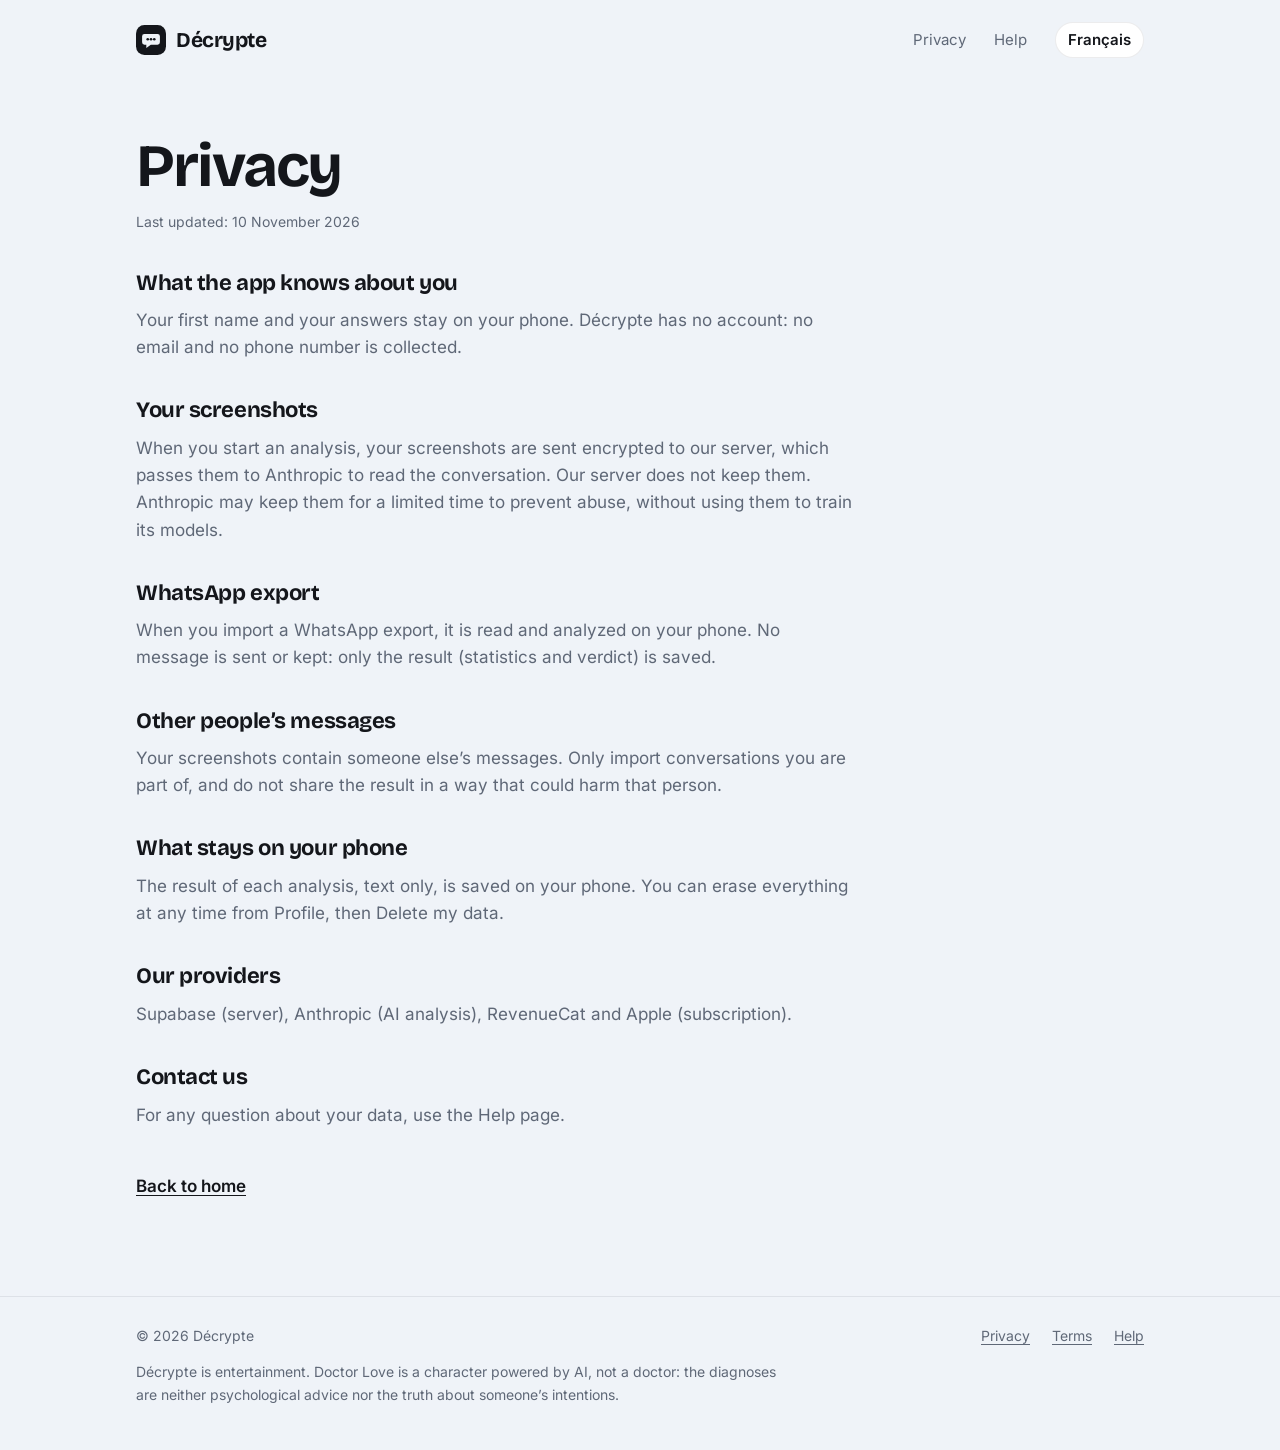
<file: en/privacy/index.html>
<!doctype html>
<html lang="en">
<head>
<meta charset="utf-8">
<meta name="viewport" content="width=device-width, initial-scale=1">
<title>Privacy · Décrypte</title>
<meta name="description" content="Privacy · Décrypte">
<meta name="theme-color" content="#eff3f8" media="(prefers-color-scheme: light)">
<meta name="theme-color" content="#0e1116" media="(prefers-color-scheme: dark)">
<meta property="og:title" content="Privacy · Décrypte">
<meta property="og:description" content="Privacy · Décrypte">
<meta property="og:type" content="website">
<link rel="alternate" hreflang="fr" href="/privacy">
<link rel="alternate" hreflang="en" href="/en/privacy">
<link rel="icon" href="/assets/favicon.svg" type="image/svg+xml">
<link rel="preload" href="/assets/fonts/bricolage-grotesque.woff2" as="font" type="font/woff2" crossorigin>
<link rel="stylesheet" href="/assets/site.css">
</head>
<body>
<header class="wrap top">
  <a class="brand" href="/en"><svg viewBox="0 0 32 32" aria-hidden="true"><rect width="32" height="32" rx="9" fill="currentColor"/><path d="M9 9.5h14a2.5 2.5 0 0 1 2.5 2.5v6.5A2.5 2.5 0 0 1 23 21h-7.2L11 24.6V21H9a2.5 2.5 0 0 1-2.5-2.5V12A2.5 2.5 0 0 1 9 9.5Z" fill="var(--bg)"/><circle cx="12.5" cy="15.25" r="1.4" fill="currentColor"/><circle cx="16" cy="15.25" r="1.4" fill="currentColor"/><circle cx="19.5" cy="15.25" r="1.4" fill="currentColor"/></svg>Décrypte</a>
  <nav class="top-links" aria-label="Home">
    <a class="hide-s" href="/en/privacy">Privacy</a>
    <a class="hide-s" href="/en/support">Help</a>
    <a class="lang" href="/privacy" lang="fr">Français</a>
  </nav>
</header>
<main class="wrap">
<article class="doc">
  <h1>Privacy</h1>
  <p class="updated">Last updated: 10 November 2026</p>
  
  <section><h2>What the app knows about you</h2><p>Your first name and your answers stay on your phone. Décrypte has no account: no email and no phone number is collected.</p></section>
  <section><h2>Your screenshots</h2><p>When you start an analysis, your screenshots are sent encrypted to our server, which passes them to Anthropic to read the conversation. Our server does not keep them. Anthropic may keep them for a limited time to prevent abuse, without using them to train its models.</p></section>
  <section><h2>WhatsApp export</h2><p>When you import a WhatsApp export, it is read and analyzed on your phone. No message is sent or kept: only the result (statistics and verdict) is saved.</p></section>
  <section><h2>Other people’s messages</h2><p>Your screenshots contain someone else’s messages. Only import conversations you are part of, and do not share the result in a way that could harm that person.</p></section>
  <section><h2>What stays on your phone</h2><p>The result of each analysis, text only, is saved on your phone. You can erase everything at any time from Profile, then Delete my data.</p></section>
  <section><h2>Our providers</h2><p>Supabase (server), Anthropic (AI analysis), RevenueCat and Apple (subscription).</p></section>
  <section><h2>Contact us</h2><p>For any question about your data, use the Help page.</p></section>
  <a class="back" href="/en">Back to home</a>
</article>
</main>
<footer class="foot">
  <div class="wrap">
    <div class="foot-row">
      <span>© 2026 Décrypte</span>
      <nav aria-label="Décrypte">
        <a href="/en/privacy">Privacy</a>
        <a href="/en/terms">Terms</a>
        <a href="/en/support">Help</a>
      </nav>
    </div>
    <p class="fine">Décrypte is entertainment. Doctor Love is a character powered by AI, not a doctor: the diagnoses are neither psychological advice nor the truth about someone’s intentions.</p>
  </div>
</footer>
</body>
</html>
</file>
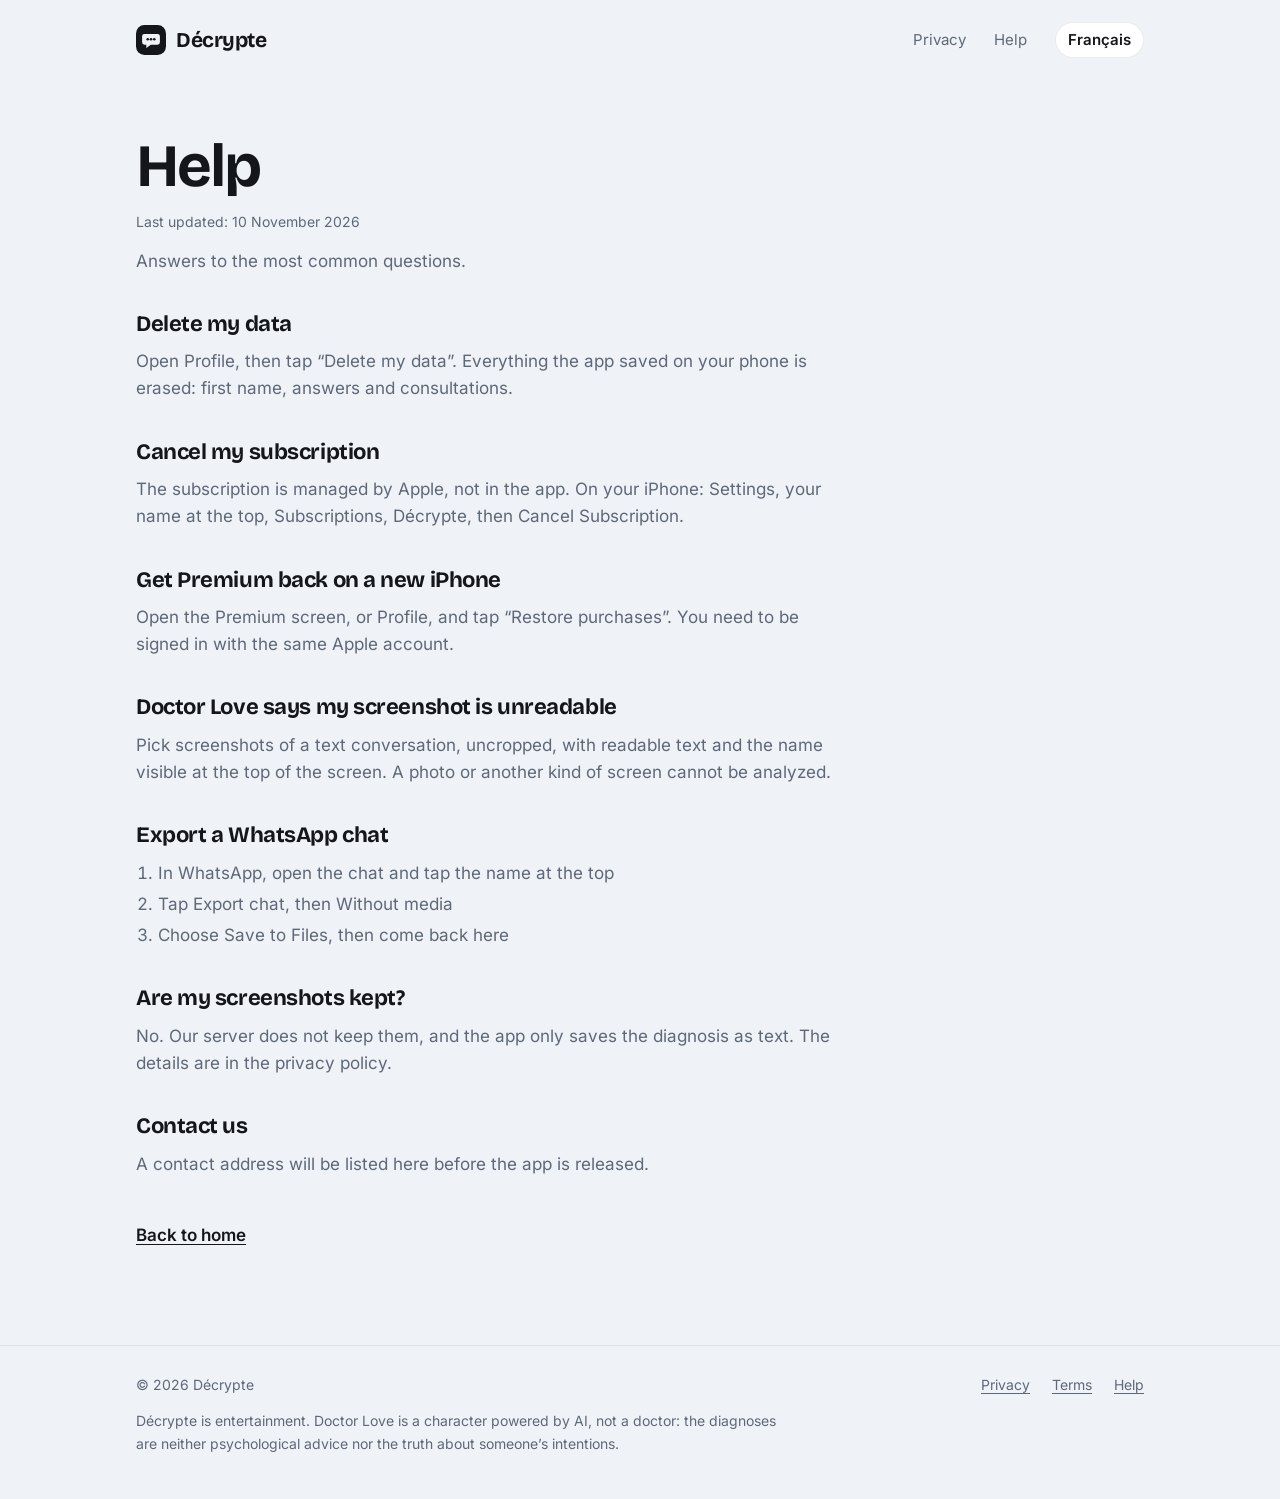
<file: en/support/index.html>
<!doctype html>
<html lang="en">
<head>
<meta charset="utf-8">
<meta name="viewport" content="width=device-width, initial-scale=1">
<title>Help · Décrypte</title>
<meta name="description" content="Help · Décrypte">
<meta name="theme-color" content="#eff3f8" media="(prefers-color-scheme: light)">
<meta name="theme-color" content="#0e1116" media="(prefers-color-scheme: dark)">
<meta property="og:title" content="Help · Décrypte">
<meta property="og:description" content="Help · Décrypte">
<meta property="og:type" content="website">
<link rel="alternate" hreflang="fr" href="/support">
<link rel="alternate" hreflang="en" href="/en/support">
<link rel="icon" href="/assets/favicon.svg" type="image/svg+xml">
<link rel="preload" href="/assets/fonts/bricolage-grotesque.woff2" as="font" type="font/woff2" crossorigin>
<link rel="stylesheet" href="/assets/site.css">
</head>
<body>
<header class="wrap top">
  <a class="brand" href="/en"><svg viewBox="0 0 32 32" aria-hidden="true"><rect width="32" height="32" rx="9" fill="currentColor"/><path d="M9 9.5h14a2.5 2.5 0 0 1 2.5 2.5v6.5A2.5 2.5 0 0 1 23 21h-7.2L11 24.6V21H9a2.5 2.5 0 0 1-2.5-2.5V12A2.5 2.5 0 0 1 9 9.5Z" fill="var(--bg)"/><circle cx="12.5" cy="15.25" r="1.4" fill="currentColor"/><circle cx="16" cy="15.25" r="1.4" fill="currentColor"/><circle cx="19.5" cy="15.25" r="1.4" fill="currentColor"/></svg>Décrypte</a>
  <nav class="top-links" aria-label="Home">
    <a class="hide-s" href="/en/privacy">Privacy</a>
    <a class="hide-s" href="/en/support">Help</a>
    <a class="lang" href="/support" lang="fr">Français</a>
  </nav>
</header>
<main class="wrap">
<article class="doc">
  <h1>Help</h1>
  <p class="updated">Last updated: 10 November 2026</p>
  <p class="updated" style="font-size:17px">Answers to the most common questions.</p>
  <section><h2>Delete my data</h2><p>Open Profile, then tap “Delete my data”. Everything the app saved on your phone is erased: first name, answers and consultations.</p></section>
  <section><h2>Cancel my subscription</h2><p>The subscription is managed by Apple, not in the app. On your iPhone: Settings, your name at the top, Subscriptions, Décrypte, then Cancel Subscription.</p></section>
  <section><h2>Get Premium back on a new iPhone</h2><p>Open the Premium screen, or Profile, and tap “Restore purchases”. You need to be signed in with the same Apple account.</p></section>
  <section><h2>Doctor Love says my screenshot is unreadable</h2><p>Pick screenshots of a text conversation, uncropped, with readable text and the name visible at the top of the screen. A photo or another kind of screen cannot be analyzed.</p></section>
  <section><h2>Export a WhatsApp chat</h2><ol><li>In WhatsApp, open the chat and tap the name at the top</li><li>Tap Export chat, then Without media</li><li>Choose Save to Files, then come back here</li></ol></section>
  <section><h2>Are my screenshots kept?</h2><p>No. Our server does not keep them, and the app only saves the diagnosis as text. The details are in the privacy policy.</p></section>
  <section><h2>Contact us</h2><p>A contact address will be listed here before the app is released.</p></section>
  <a class="back" href="/en">Back to home</a>
</article>
</main>
<footer class="foot">
  <div class="wrap">
    <div class="foot-row">
      <span>© 2026 Décrypte</span>
      <nav aria-label="Décrypte">
        <a href="/en/privacy">Privacy</a>
        <a href="/en/terms">Terms</a>
        <a href="/en/support">Help</a>
      </nav>
    </div>
    <p class="fine">Décrypte is entertainment. Doctor Love is a character powered by AI, not a doctor: the diagnoses are neither psychological advice nor the truth about someone’s intentions.</p>
  </div>
</footer>
</body>
</html>
</file>
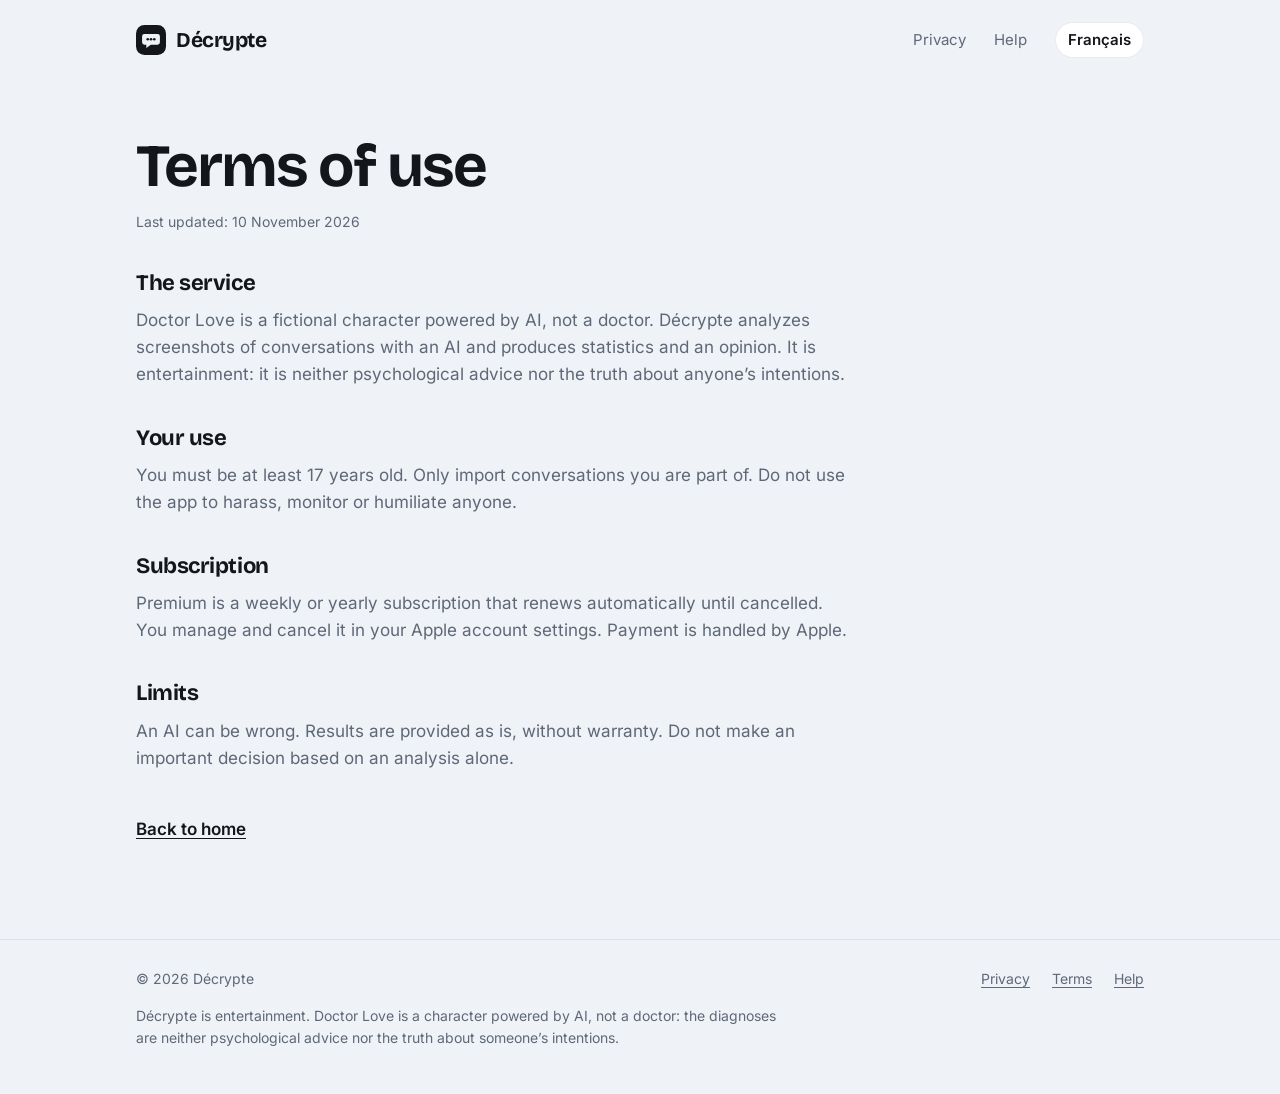
<file: en/terms/index.html>
<!doctype html>
<html lang="en">
<head>
<meta charset="utf-8">
<meta name="viewport" content="width=device-width, initial-scale=1">
<title>Terms of use · Décrypte</title>
<meta name="description" content="Terms of use · Décrypte">
<meta name="theme-color" content="#eff3f8" media="(prefers-color-scheme: light)">
<meta name="theme-color" content="#0e1116" media="(prefers-color-scheme: dark)">
<meta property="og:title" content="Terms of use · Décrypte">
<meta property="og:description" content="Terms of use · Décrypte">
<meta property="og:type" content="website">
<link rel="alternate" hreflang="fr" href="/terms">
<link rel="alternate" hreflang="en" href="/en/terms">
<link rel="icon" href="/assets/favicon.svg" type="image/svg+xml">
<link rel="preload" href="/assets/fonts/bricolage-grotesque.woff2" as="font" type="font/woff2" crossorigin>
<link rel="stylesheet" href="/assets/site.css">
</head>
<body>
<header class="wrap top">
  <a class="brand" href="/en"><svg viewBox="0 0 32 32" aria-hidden="true"><rect width="32" height="32" rx="9" fill="currentColor"/><path d="M9 9.5h14a2.5 2.5 0 0 1 2.5 2.5v6.5A2.5 2.5 0 0 1 23 21h-7.2L11 24.6V21H9a2.5 2.5 0 0 1-2.5-2.5V12A2.5 2.5 0 0 1 9 9.5Z" fill="var(--bg)"/><circle cx="12.5" cy="15.25" r="1.4" fill="currentColor"/><circle cx="16" cy="15.25" r="1.4" fill="currentColor"/><circle cx="19.5" cy="15.25" r="1.4" fill="currentColor"/></svg>Décrypte</a>
  <nav class="top-links" aria-label="Home">
    <a class="hide-s" href="/en/privacy">Privacy</a>
    <a class="hide-s" href="/en/support">Help</a>
    <a class="lang" href="/terms" lang="fr">Français</a>
  </nav>
</header>
<main class="wrap">
<article class="doc">
  <h1>Terms of use</h1>
  <p class="updated">Last updated: 10 November 2026</p>
  
  <section><h2>The service</h2><p>Doctor Love is a fictional character powered by AI, not a doctor. Décrypte analyzes screenshots of conversations with an AI and produces statistics and an opinion. It is entertainment: it is neither psychological advice nor the truth about anyone’s intentions.</p></section>
  <section><h2>Your use</h2><p>You must be at least 17 years old. Only import conversations you are part of. Do not use the app to harass, monitor or humiliate anyone.</p></section>
  <section><h2>Subscription</h2><p>Premium is a weekly or yearly subscription that renews automatically until cancelled. You manage and cancel it in your Apple account settings. Payment is handled by Apple.</p></section>
  <section><h2>Limits</h2><p>An AI can be wrong. Results are provided as is, without warranty. Do not make an important decision based on an analysis alone.</p></section>
  <a class="back" href="/en">Back to home</a>
</article>
</main>
<footer class="foot">
  <div class="wrap">
    <div class="foot-row">
      <span>© 2026 Décrypte</span>
      <nav aria-label="Décrypte">
        <a href="/en/privacy">Privacy</a>
        <a href="/en/terms">Terms</a>
        <a href="/en/support">Help</a>
      </nav>
    </div>
    <p class="fine">Décrypte is entertainment. Doctor Love is a character powered by AI, not a doctor: the diagnoses are neither psychological advice nor the truth about someone’s intentions.</p>
  </div>
</footer>
</body>
</html>
</file>
<file: assets/site.css>
/* Site de Décrypte. Couleurs et rayons repris du thème de l’app (« Brume claire », src/theme.ts). */
@font-face {
  font-family: "Bricolage Grotesque";
  src: url("/assets/fonts/bricolage-grotesque.woff2") format("woff2");
  font-weight: 200 800;
  font-display: swap;
}
@font-face {
  font-family: "Inter";
  src: url("/assets/fonts/inter.woff2") format("woff2");
  font-weight: 100 900;
  font-display: swap;
}

:root {
  --bg: #eff3f8;
  --surface: #ffffff;
  --raised: #e4eaf2;
  --ink: #14161b;
  --muted: #5f6877;
  --line: rgba(20, 22, 27, 0.08);
  --accent: #1b1d22;
  --on-accent: #ffffff;
  --green: #1f7a45;
  --red: #b42318;
  --red-soft: rgba(180, 35, 24, 0.1);
  --warn: #92580a;
  --shadow: 0 8px 16px rgba(0, 0, 0, 0.06), 0 1px 2px rgba(0, 0, 0, 0.04);
  --shadow-float: 0 28px 56px rgba(20, 22, 27, 0.18);
  --display: "Bricolage Grotesque", "Inter", system-ui, sans-serif;
  --body: "Inter", system-ui, -apple-system, "Segoe UI", sans-serif;
  --gutter: clamp(20px, 5vw, 56px);
  color-scheme: light dark;
}
@media (prefers-color-scheme: dark) {
  :root {
    --bg: #0e1116;
    --surface: #171b22;
    --raised: #212630;
    --ink: #f1f4f9;
    --muted: #9aa3b2;
    --line: rgba(241, 244, 249, 0.1);
    --accent: #f1f4f9;
    --on-accent: #0e1116;
    --green: #6fd09a;
    --red: #f4897b;
    --red-soft: rgba(244, 137, 123, 0.14);
    --warn: #e8b866;
    --shadow: 0 8px 16px rgba(0, 0, 0, 0.3);
    --shadow-float: 0 28px 56px rgba(0, 0, 0, 0.5);
  }
}

* { box-sizing: border-box; }
html { -webkit-text-size-adjust: 100%; scroll-behavior: smooth; }
body {
  margin: 0;
  background: var(--bg);
  color: var(--ink);
  font: 400 17px/1.6 var(--body);
  -webkit-font-smoothing: antialiased;
}
img { max-width: 100%; display: block; }
a { color: inherit; text-underline-offset: 3px; }
a:focus-visible, .lang:focus-visible { outline: 2px solid var(--ink); outline-offset: 3px; border-radius: 6px; }
h1, h2, h3, p { margin: 0; }

.wrap { max-width: 1120px; margin: 0 auto; padding: 0 var(--gutter); }

/* ---------- barre du haut ---------- */
.top { display: flex; align-items: center; justify-content: space-between; gap: 16px; padding-block: 22px; }
.brand { display: inline-flex; align-items: center; gap: 10px; text-decoration: none; font: 700 21px/1 var(--display); letter-spacing: -0.02em; }
.brand svg { width: 30px; height: 30px; }
.top-links { display: flex; align-items: center; gap: clamp(12px, 3vw, 28px); font-size: 15px; color: var(--muted); }
.top-links a { text-decoration: none; }
.top-links a:hover { color: var(--ink); }
.lang { border: 1px solid var(--line); border-radius: 999px; padding: 5px 12px; font-weight: 600; color: var(--ink); background: var(--surface); }
@media (max-width: 560px) { .top-links .hide-s { display: none; } }

/* ---------- ouverture : un fil de messages ---------- */
.hero { display: grid; gap: clamp(32px, 6vw, 72px); align-items: center; padding-block: clamp(24px, 5vw, 56px) clamp(56px, 8vw, 104px); }
@media (min-width: 900px) { .hero { grid-template-columns: minmax(0, 1.25fr) minmax(0, 0.75fr); } }

.thread { display: grid; gap: 10px; margin-bottom: clamp(28px, 4vw, 44px); }
.stamp { font-size: 13px; color: var(--muted); letter-spacing: 0.01em; }
.bubble { max-width: 100%; width: fit-content; padding: 12px 20px; border-radius: 26px; font-size: clamp(16px, 2vw, 19px); line-height: 1.35; }
.bubble.out { justify-self: end; background: var(--accent); color: var(--on-accent); border-bottom-right-radius: 8px; }
.bubble.in { background: var(--surface); box-shadow: var(--shadow); border-bottom-left-radius: 8px; }
/* Le message qui pose question, en très grand : c’est lui qu’on décrypte. */
.bubble.loud {
  padding: 0.14em 0.42em 0.2em;
  border-radius: 0.42em;
  border-bottom-left-radius: 0.1em;
  font: 800 clamp(60px, 10.5vw, 124px) / 0.95 var(--display);
  white-space: nowrap;
  letter-spacing: -0.045em;
}
.decoded { display: inline-flex; align-items: center; gap: 8px; width: fit-content; margin-top: 2px; padding: 5px 16px 5px 6px; border-radius: 999px; background: var(--red-soft); color: var(--red); font-size: 14px; font-weight: 600; }
.decoded img { width: 26px; height: 26px; flex: none; }
.read { justify-self: end; }

.hero h1 { font: 700 clamp(30px, 4.4vw, 50px) / 1.08 var(--display); letter-spacing: -0.03em; max-width: 15em; }
.lede { margin-top: 16px; max-width: 34em; color: var(--muted); font-size: clamp(17px, 1.6vw, 19px); }
.soon { display: inline-flex; align-items: center; gap: 10px; margin-top: 28px; padding: 15px 24px; border-radius: 999px; background: var(--accent); color: var(--on-accent); font-weight: 600; font-size: 16px; }
.soon i { width: 8px; height: 8px; border-radius: 50%; background: currentColor; opacity: 0.55; }
.soon-note { margin-top: 12px; font-size: 14px; color: var(--muted); }

.phone { justify-self: center; width: min(100%, 320px); margin: 0; }
.phone-frame { padding: 9px; border-radius: 46px; background: var(--accent); box-shadow: var(--shadow-float); }
.phone-frame img { border-radius: 38px; width: 100%; height: auto; }
.phone figcaption { margin-top: 14px; text-align: center; font-size: 13px; color: var(--muted); }

/* Apparition du fil, une seule fois, au chargement. */
@media (prefers-reduced-motion: no-preference) {
  .thread > * { opacity: 0; transform: translateY(10px); animation: rise 0.5s cubic-bezier(0.2, 0.7, 0.2, 1) forwards; }
  .thread > :nth-child(2) { animation-delay: 0.15s; }
  .thread > :nth-child(3) { animation-delay: 0.55s; }
  .thread > :nth-child(4) { animation-delay: 1.25s; }
  .thread > :nth-child(5) { animation-delay: 1.7s; }
  .thread > :nth-child(6) { animation-delay: 1.85s; }
  @keyframes rise { to { opacity: 1; transform: none; } }
}

/* ---------- sections ---------- */
.band { padding: clamp(48px, 7vw, 88px) 0; border-top: 1px solid var(--line); }
.band h2 { font: 700 clamp(28px, 3.6vw, 42px) / 1.1 var(--display); letter-spacing: -0.03em; max-width: 18em; }
.band .intro { margin-top: 14px; max-width: 38em; color: var(--muted); }

.cards { display: grid; gap: 16px; margin-top: clamp(28px, 4vw, 44px); }
@media (min-width: 720px) { .cards { grid-template-columns: repeat(2, minmax(0, 1fr)); } }
.card { background: var(--surface); border-radius: 28px; padding: 26px; box-shadow: var(--shadow); }
.card h3 { font: 600 17px/1.3 var(--body); margin-bottom: 18px; }
.card .small { margin-top: 14px; font-size: 14px; color: var(--muted); }

.bar { display: flex; justify-content: space-between; font-size: 15px; font-weight: 600; margin-top: 12px; }
.track { height: 8px; margin-top: 8px; border-radius: 999px; background: var(--raised); overflow: hidden; }
.track b { display: block; height: 100%; border-radius: 999px; background: var(--accent); }
.track.warm b { background: var(--warn); }

.score { font: 800 72px/1 var(--display); letter-spacing: -0.04em; }
.score span { font: 600 22px/1 var(--body); color: var(--muted); letter-spacing: 0; }
.pill { display: inline-block; margin-top: 14px; padding: 5px 12px; border-radius: 999px; background: var(--raised); font-size: 13px; font-weight: 600; }

.flags { list-style: none; margin: 0; padding: 0; display: grid; gap: 9px; font-size: 15px; }
.flags li { display: flex; gap: 10px; align-items: baseline; }
.flags li::before { content: ""; flex: none; width: 9px; height: 9px; border-radius: 50%; transform: translateY(-1px); }
.flags .g::before { background: var(--green); }
.flags .r::before { background: var(--red); }
.label { margin: 16px 0 10px; font-size: 12px; font-weight: 700; letter-spacing: 0.08em; text-transform: uppercase; }
.label.g { color: var(--green); margin-top: 0; }
.label.r { color: var(--red); }

/* La carte verdict de l’app : un billet découpé par une perforation. */
.ticket { position: relative; padding: 0; overflow: hidden; }
.ticket-top { padding: 26px 26px 20px; }
.ticket-head { display: flex; align-items: center; justify-content: space-between; }
.ticket-head img { width: 44px; height: 44px; }
.ticket-top .verdict { font: 700 clamp(24px, 2.6vw, 30px) / 1.12 var(--display); letter-spacing: -0.03em; margin-top: 12px; }
.ticket-cut { position: relative; border-top: 2px dashed var(--line); }
.ticket-cut::before, .ticket-cut::after { content: ""; position: absolute; top: -11px; width: 20px; height: 20px; border-radius: 50%; background: var(--bg); }
.ticket-cut::before { left: -10px; }
.ticket-cut::after { right: -10px; }
.ticket-bottom { padding: 20px 26px 26px; color: var(--muted); font-size: 15px; }
.sample { margin-top: 18px; font-size: 13px; color: var(--muted); }

.ways { display: grid; gap: 16px; margin-top: clamp(28px, 4vw, 44px); }
@media (min-width: 720px) { .ways { grid-template-columns: repeat(2, minmax(0, 1fr)); } }
.way { border: 1px solid var(--line); border-radius: 28px; padding: 28px; }
.way h3 { font: 700 24px/1.15 var(--display); letter-spacing: -0.02em; }
.way .where { display: inline-block; margin-bottom: 14px; font-size: 12px; font-weight: 700; letter-spacing: 0.08em; text-transform: uppercase; color: var(--muted); }
.way p { margin-top: 12px; color: var(--muted); }
.way ul { margin: 16px 0 0; padding: 0 0 0 18px; display: grid; gap: 6px; font-size: 15px; }

.facts { display: grid; gap: 28px; margin-top: clamp(28px, 4vw, 44px); }
@media (min-width: 720px) { .facts { grid-template-columns: repeat(3, minmax(0, 1fr)); } }
.facts h3 { font: 700 20px/1.2 var(--display); letter-spacing: -0.02em; }
.facts p { margin-top: 8px; color: var(--muted); font-size: 16px; }
.more { display: inline-block; margin-top: 28px; font-weight: 600; }

.closing { text-align: center; }
.closing h2 { margin: 0 auto; }
.closing-doc { margin: 0 auto 22px; width: 112px; height: 112px; }
.closing .soon { margin-top: 26px; }
.closing .intro { margin-left: auto; margin-right: auto; }

/* ---------- pied de page ---------- */
.foot { border-top: 1px solid var(--line); padding: 28px 0 44px; font-size: 14px; color: var(--muted); }
.foot-row { display: flex; flex-wrap: wrap; gap: 10px 24px; align-items: center; justify-content: space-between; }
.foot nav { display: flex; flex-wrap: wrap; gap: 8px 22px; }
.foot .fine { margin-top: 14px; max-width: 46em; }

/* ---------- pages de texte (confidentialité, conditions, aide) ---------- */
.doc { max-width: 720px; padding: clamp(24px, 5vw, 56px) 0 clamp(56px, 8vw, 96px); }
.doc h1 { font: 700 clamp(36px, 6vw, 60px) / 1.02 var(--display); letter-spacing: -0.035em; }
.doc .updated { margin-top: 14px; font-size: 14px; color: var(--muted); }
.doc section { margin-top: 36px; }
.doc h2 { font: 700 22px/1.25 var(--display); letter-spacing: -0.02em; }
.doc section p { margin-top: 10px; color: var(--muted); }
.doc section p a { color: var(--ink); font-weight: 600; }
.doc ol { margin: 10px 0 0; padding-left: 22px; color: var(--muted); display: grid; gap: 4px; }
.back { display: inline-block; margin-top: 44px; font-weight: 600; }
</file>
